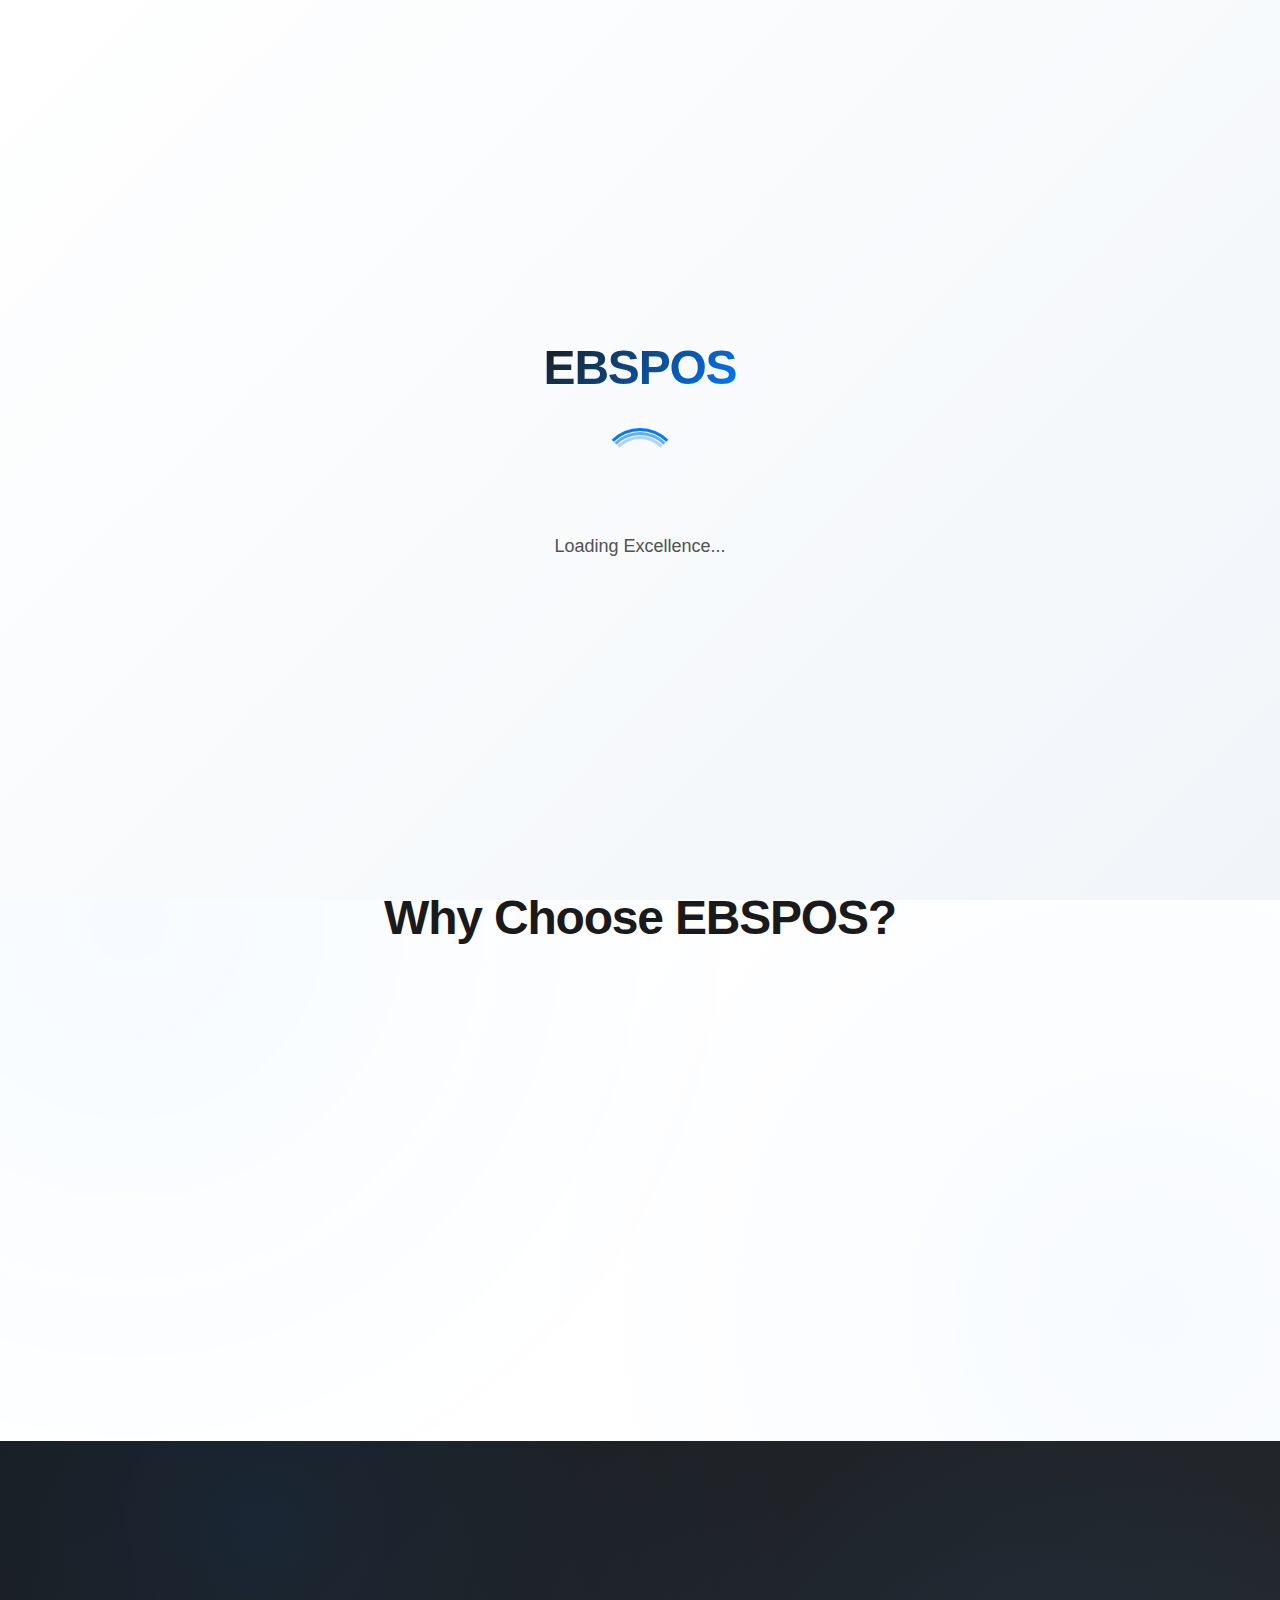
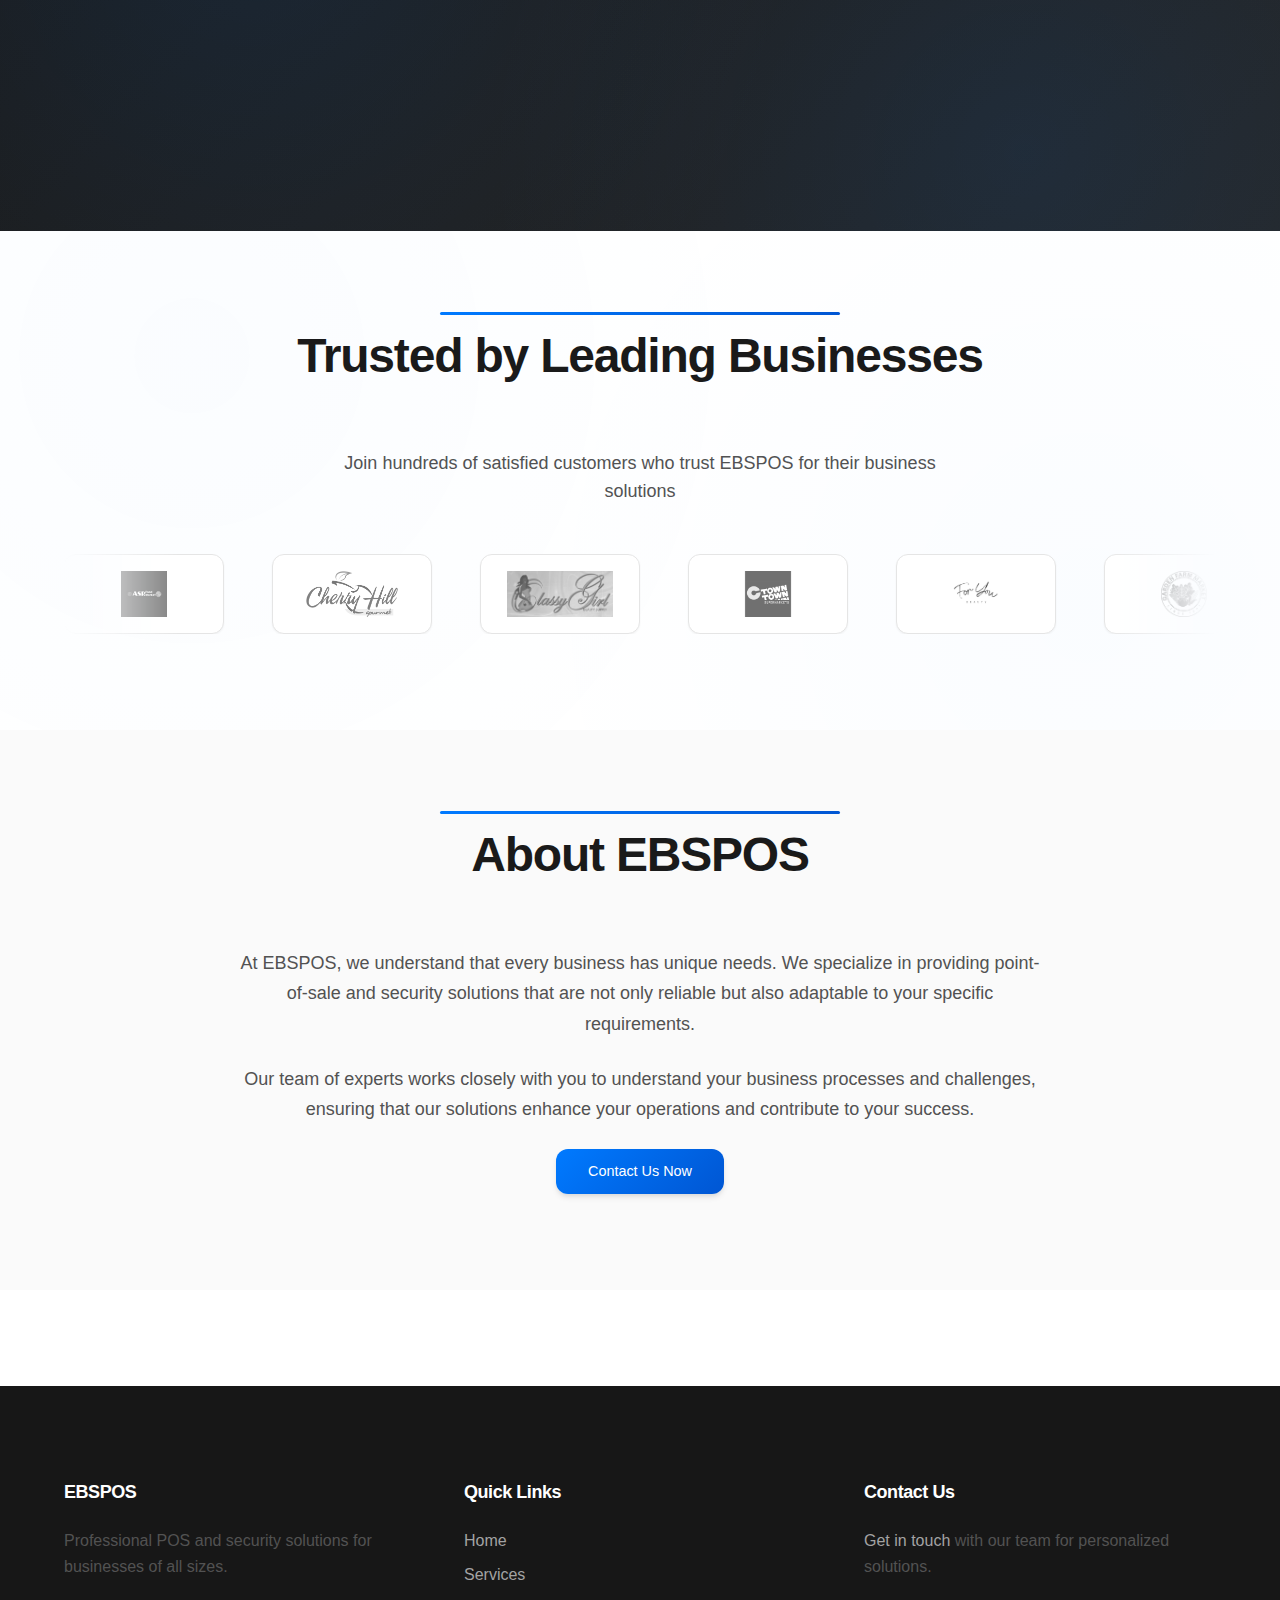
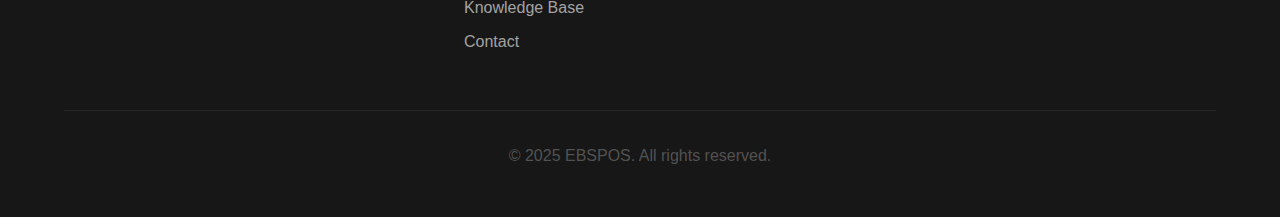
<file: index.html>
<!DOCTYPE html>
<html lang="en">
<head>
    <meta charset="UTF-8">
    <meta name="viewport" content="width=device-width, initial-scale=1.0">
    <title>EBSPOS - Professional POS and Security Solutions</title>
    <meta name="description" content="Professional POS and security solutions for businesses. Trusted by 500+ clients with 99.9% uptime. Get reliable point-of-sale systems and comprehensive security solutions tailored to your business needs.">
    <meta name="keywords" content="POS systems, point of sale, security solutions, business systems, retail POS, restaurant POS, inventory management">
    <meta name="author" content="EBSPOS">
    
    <!-- Open Graph / Facebook -->
    <meta property="og:type" content="website">
    <meta property="og:url" content="https://ebspos.com/">
    <meta property="og:title" content="EBSPOS - Professional POS and Security Solutions">
    <meta property="og:description" content="Professional POS and security solutions for businesses. Trusted by 500+ clients with 99.9% uptime.">
    <meta property="og:image" content="https://ebspos.com/assets/logo-dark.png">
    
    <!-- Twitter -->
    <meta property="twitter:card" content="summary_large_image">
    <meta property="twitter:url" content="https://ebspos.com/">
    <meta property="twitter:title" content="EBSPOS - Professional POS and Security Solutions">
    <meta property="twitter:description" content="Professional POS and security solutions for businesses. Trusted by 500+ clients with 99.9% uptime.">
    <meta property="twitter:image" content="https://ebspos.com/assets/logo-dark.png">
    
    <!-- Favicon -->
    <link rel="apple-touch-icon" sizes="180x180" href="assets/favicon_io/apple-touch-icon.png">
    <link rel="icon" type="image/png" sizes="32x32" href="assets/favicon_io/favicon-32x32.png">
    <link rel="icon" type="image/png" sizes="16x16" href="assets/favicon_io/favicon-16x16.png">
    <link rel="manifest" href="assets/favicon_io/site.webmanifest">
    
    <!-- Schema.org markup for Local Business -->
    <script type="application/ld+json">
    {
      "@context": "https://schema.org",
      "@type": "LocalBusiness",
      "name": "EBSPOS",
      "description": "Professional POS and security solutions for businesses of all sizes",
      "url": "https://ebspos.com",
      "telephone": "(718) 781-3988",
      "email": "info@ebspos.com",
      "address": {
        "@type": "PostalAddress",
        "streetAddress": "342 Great Neck Rd",
        "addressLocality": "Great Neck",
        "addressRegion": "NY",
        "postalCode": "11021",
        "addressCountry": "US"
      },
      "geo": {
        "@type": "GeoCoordinates",
        "latitude": "40.78013397138596",
        "longitude": "-73.73167492404069"
      },
      "openingHours": [
        "Mo-Fr 09:00-18:00"
      ],
      "priceRange": "$$",
      "serviceArea": {
        "@type": "GeoCircle",
        "geoMidpoint": {
          "@type": "GeoCoordinates",
          "latitude": "40.78013397138596",
          "longitude": "-73.73167492404069"
        },
        "geoRadius": "50000"
      },
      "hasOfferCatalog": {
        "@type": "OfferCatalog",
        "name": "POS and Security Solutions",
        "itemListElement": [
          {
            "@type": "Offer",
            "itemOffered": {
              "@type": "Service",
              "name": "Point of Sale Systems",
              "description": "State-of-the-art POS systems for streamlined sales processes"
            }
          },
          {
            "@type": "Offer",
            "itemOffered": {
              "@type": "Service",
              "name": "Security Solutions",
              "description": "Comprehensive security solutions including surveillance and access control"
            }
          },
          {
            "@type": "Offer",
            "itemOffered": {
              "@type": "Service",
              "name": "Integration Services",
              "description": "Seamless integration of POS and security systems"
            }
          },
          {
            "@type": "Offer",
            "itemOffered": {
              "@type": "Service",
              "name": "Support & Maintenance",
              "description": "24/7 technical support and system maintenance"
            }
          }
        ]
      },
      "aggregateRating": {
        "@type": "AggregateRating",
        "ratingValue": "4.9",
        "reviewCount": "500"
      }
    }
    </script>
    
    <link rel="stylesheet" href="css/styles.css">
    <link rel="stylesheet" href="https://cdnjs.cloudflare.com/ajax/libs/font-awesome/6.0.0-beta3/css/all.min.css">
</head>
<body>
    <!-- Loading Screen -->
    <div id="loading-screen">
        <div class="loading-container">
            <div class="loading-logo">
                <h1>EBSPOS</h1>
            </div>
            <div class="loading-spinner">
                <div class="spinner-ring"></div>
                <div class="spinner-ring"></div>
                <div class="spinner-ring"></div>
            </div>
            <div class="loading-text">Loading Excellence...</div>
        </div>
    </div>

    <header>
        <div class="container">
            <div class="logo">
                <a href="index.html"><img src="assets/logo-dark.png" alt="EBSPOS" class="logo-img" loading="lazy"></a>
            </div>
            <nav>
                <ul>
                    <li><a href="services.html">Services</a></li>
                    <li><a href="knowledge-base.html">Knowledge Base</a></li>
                    <li><a href="contact.html">Contact</a></li>
                </ul>
            </nav>
            <div class="menu-toggle">
                <i class="fas fa-bars"></i>
            </div>
        </div>
    </header>

    <section class="hero">
        <div class="hero-slideshow">
            <div class="slide active" style="background-image: url('assets/background-carousel/1.jpg');"></div>
            <div class="slide" style="background-image: url('assets/background-carousel/2.jpg');"></div>
            <div class="slide" style="background-image: url('assets/background-carousel/3.jpg');"></div>
            <div class="slide" style="background-image: url('assets/background-carousel/4.jpg');"></div>
        </div>
        <div class="hero-overlay"></div>
        <div class="container">
            <div class="hero-content">
                <h2>Professional POS and Security Solutions</h2>
                <p>Trusted by businesses for reliable point-of-sale systems and comprehensive security solutions.</p>
                <div class="cta-buttons">
                    <a href="services.html" class="btn btn-primary">Our Services</a>
                    <a href="contact.html" class="btn btn-primary">Get in Touch</a>
                </div>
            </div>
        </div>
    </section>

    <section class="features">
        <div class="container">
            <h2 class="section-title">Why Choose EBSPOS?</h2>
            <div class="feature-grid">
                <div class="feature-card">
                    <div class="icon-container">
                        <i class="fas fa-shield-alt"></i>
                    </div>
                    <h3>Trustworthy</h3>
                    <p>We prioritize security and reliability in all our solutions, ensuring your business operations run smoothly.</p>
                </div>
                <div class="feature-card">
                    <div class="icon-container">
                        <i class="fas fa-cogs"></i>
                    </div>
                    <h3>Flexible</h3>
                    <p>Our systems adapt to your specific business needs, providing customized solutions that grow with you.</p>
                </div>
                <div class="feature-card">
                    <div class="icon-container">
                        <i class="fas fa-headset"></i>
                    </div>
                    <h3>Supportive</h3>
                    <p>Our dedicated team provides ongoing support and training to ensure you get the most from your systems.</p>
                </div>
            </div>
        </div>
    </section>

    <!-- Statistics Section -->
    <section class="stats">
        <div class="container">
            <div class="stats-grid">
                <div class="stat-item">
                    <div class="stat-number" data-target="2700">0</div>
                    <div class="stat-label">Happy Clients</div>
                </div>
                <div class="stat-item">
                    <div class="stat-number" data-target="15">0</div>
                    <div class="stat-label">Years Experience</div>
                </div>
                <div class="stat-item">
                    <div class="stat-number" data-target="99.9">0</div>
                    <div class="stat-label">Uptime %</div>
                </div>
                <div class="stat-item">
                    <div class="stat-number" data-target="24">0</div>
                    <div class="stat-label">24/7 Support</div>
                </div>
            </div>
        </div>
    </section>

    <!-- Customer Carousel Section -->
    <section class="customers">
        <div class="container">
            <h2 class="section-title">Trusted by Leading Businesses</h2>
            <p style="text-align: center; max-width: 600px; margin: 0 auto 3rem auto; color: var(--text-secondary); font-size: 1.125rem;">
                Join hundreds of satisfied customers who trust EBSPOS for their business solutions
            </p>
            <div class="customer-carousel">
                <div class="carousel-track">
                    <div class="customer-logo">
                        <img src="assets/customers/asr.jpg" alt="ASR" loading="lazy">
                    </div>
                    <div class="customer-logo">
                        <img src="assets/customers/cherryhill.png" alt="Cherry Hill" loading="lazy">
                    </div>
                    <div class="customer-logo">
                        <img src="assets/customers/classygirl.png" alt="Classy Girl" loading="lazy">
                    </div>
                    <div class="customer-logo">
                        <img src="assets/customers/ctown.png" alt="C-Town" loading="lazy">
                    </div>
                    <div class="customer-logo">
                        <img src="assets/customers/foryoubeauty.png" alt="For You Beauty" loading="lazy">
                    </div>
                    <div class="customer-logo">
                        <img src="assets/customers/gardenfarm.avif" alt="Garden Farm" loading="lazy">
                    </div>
                    <div class="customer-logo">
                        <img src="assets/customers/gastronom.png" alt="Gastronom" loading="lazy">
                    </div>
                    <div class="customer-logo">
                        <img src="assets/customers/johnsfarms.png" alt="Johns Farms" loading="lazy">
                    </div>
                    <div class="customer-logo">
                        <img src="assets/customers/norritonfarmers.jpg" alt="Norriton Farmers" loading="lazy">
                    </div>
                    <div class="customer-logo">
                        <img src="assets/customers/popcornbeauty.png" alt="Popcorn Beauty" loading="lazy">
                    </div>
                    <div class="customer-logo">
                        <img src="assets/customers/portokalimarket.jpg" alt="Portokali Market" loading="lazy">
                    </div>
                    <div class="customer-logo">
                        <img src="assets/customers/sistarbeauty.png" alt="Sistar Beauty" loading="lazy">
                    </div>
                    <div class="customer-logo">
                        <img src="assets/customers/tashkent.png" alt="Tashkent" loading="lazy">
                    </div>
                    <div class="customer-logo">
                        <img src="assets/customers/tastypicks.jpg" alt="Tasty Picks" loading="lazy">
                    </div>
                    <div class="customer-logo">
                        <img src="assets/customers/woorimart.png" alt="Woori Mart" loading="lazy">
                    </div>
                    
                    <!-- Duplicate logos for seamless loop -->
                    <div class="customer-logo">
                        <img src="assets/customers/asr.jpg" alt="ASR" loading="lazy">
                    </div>
                    <div class="customer-logo">
                        <img src="assets/customers/cherryhill.png" alt="Cherry Hill" loading="lazy">
                    </div>
                    <div class="customer-logo">
                        <img src="assets/customers/classygirl.png" alt="Classy Girl" loading="lazy">
                    </div>
                    <div class="customer-logo">
                        <img src="assets/customers/ctown.png" alt="C-Town" loading="lazy">
                    </div>
                    <div class="customer-logo">
                        <img src="assets/customers/foryoubeauty.png" alt="For You Beauty" loading="lazy">
                    </div>
                    <div class="customer-logo">
                        <img src="assets/customers/gardenfarm.avif" alt="Garden Farm" loading="lazy">
                    </div>
                    <div class="customer-logo">
                        <img src="assets/customers/gastronom.png" alt="Gastronom" loading="lazy">
                    </div>
                    <div class="customer-logo">
                        <img src="assets/customers/johnsfarms.png" alt="Johns Farms" loading="lazy">
                    </div>
                </div>
            </div>
        </div>
    </section>

    <section class="about">
        <div class="container">
            <div class="about-content">
                <h2 class="section-title">About EBSPOS</h2>
                <p>At EBSPOS, we understand that every business has unique needs. We specialize in providing point-of-sale and security solutions that are not only reliable but also adaptable to your specific requirements.</p>
                <p>Our team of experts works closely with you to understand your business processes and challenges, ensuring that our solutions enhance your operations and contribute to your success.</p>
                <a href="#" id="contact-popup-btn" class="btn btn-primary">Contact Us Now</a>
            </div>
        </div>
    </section>

    <footer>
        <div class="container">
            <div class="footer-content">
                <div class="footer-section">
                    <h3>EBSPOS</h3>
                    <p>Professional POS and security solutions for businesses of all sizes.</p>
                </div>
                <div class="footer-section">
                    <h3>Quick Links</h3>
                    <ul>
                        <li><a href="index.html">Home</a></li>
                        <li><a href="services.html">Services</a></li>
                        <li><a href="knowledge-base.html">Knowledge Base</a></li>
                        <li><a href="contact.html">Contact</a></li>
                    </ul>
                </div>
                <div class="footer-section">
                    <h3>Contact Us</h3>
                    <p><a href="contact.html">Get in touch</a> with our team for personalized solutions.</p>
                </div>
            </div>
            <div class="footer-bottom">
                <p>&copy; 2025 EBSPOS. All rights reserved.</p>
            </div>
        </div>
    </footer>

    <!-- Contact Form Modal -->
    <div class="modal-overlay" id="contact-modal">
        <div class="modal-container">
            <div class="modal-close" id="modal-close">
                <i class="fas fa-times"></i>
            </div>
            <div class="modal-header">
                <h3>Contact Us</h3>
            </div>
            <div class="modal-body">
                <form action="https://formsubmit.co/info@ebspos.com" method="POST" id="popup-contact-form" target="_blank">
                    <!-- FormSubmit.co configuration -->
                    <input type="hidden" name="_subject" value="New message from EBSPOS website">
                    <input type="hidden" name="_template" value="table">
                    <input type="hidden" name="_next" value="thank-you.html">
                    <input type="text" name="_honey" style="display:none">
                    
                    <div class="form-group">
                        <label for="popup-name">Name</label>
                        <input type="text" id="popup-name" name="name" class="form-control" required>
                    </div>
                    
                    <div class="form-group">
                        <label for="popup-email">Email</label>
                        <input type="email" id="popup-email" name="email" class="form-control" required>
                    </div>
                    
                    <div class="form-group">
                        <label for="popup-phone">Phone (Optional)</label>
                        <input type="tel" id="popup-phone" name="phone" class="form-control">
                    </div>
                    
                    <div class="form-group">
                        <label for="popup-company">Company (Optional)</label>
                        <input type="text" id="popup-company" name="company" class="form-control">
                    </div>
                    
                    <div class="form-group">
                        <label for="popup-subject">Subject</label>
                        <select id="popup-subject" name="subject" class="form-control" required>
                            <option value="">Please select a subject</option>
                            <option value="General Inquiry">General Inquiry</option>
                            <option value="New Customer - POS System">New Customer - POS System</option>
                            <option value="New Customer - Security Solutions">New Customer - Security Solutions</option>
                            <option value="Existing Customer Support">Existing Customer Support</option>
                            <option value="Technical Support">Technical Support</option>
                            <option value="Billing Question">Billing Question</option>
                            <option value="Request Quote">Request Quote</option>
                            <option value="Partnership Inquiry">Partnership Inquiry</option>
                            <option value="Other">Other</option>
                        </select>
                    </div>
                    
                    <div class="form-group">
                        <label for="popup-message">Message</label>
                        <textarea id="popup-message" name="message" class="form-control" required></textarea>
                    </div>
                    
                    <div class="form-group">
                        <button type="submit" class="btn btn-primary" style="width: 100%;">Send Message</button>
                    </div>
                </form>
            </div>
        </div>
    </div>

    <script src="js/script.js"></script>
</body>
</html>
</file>
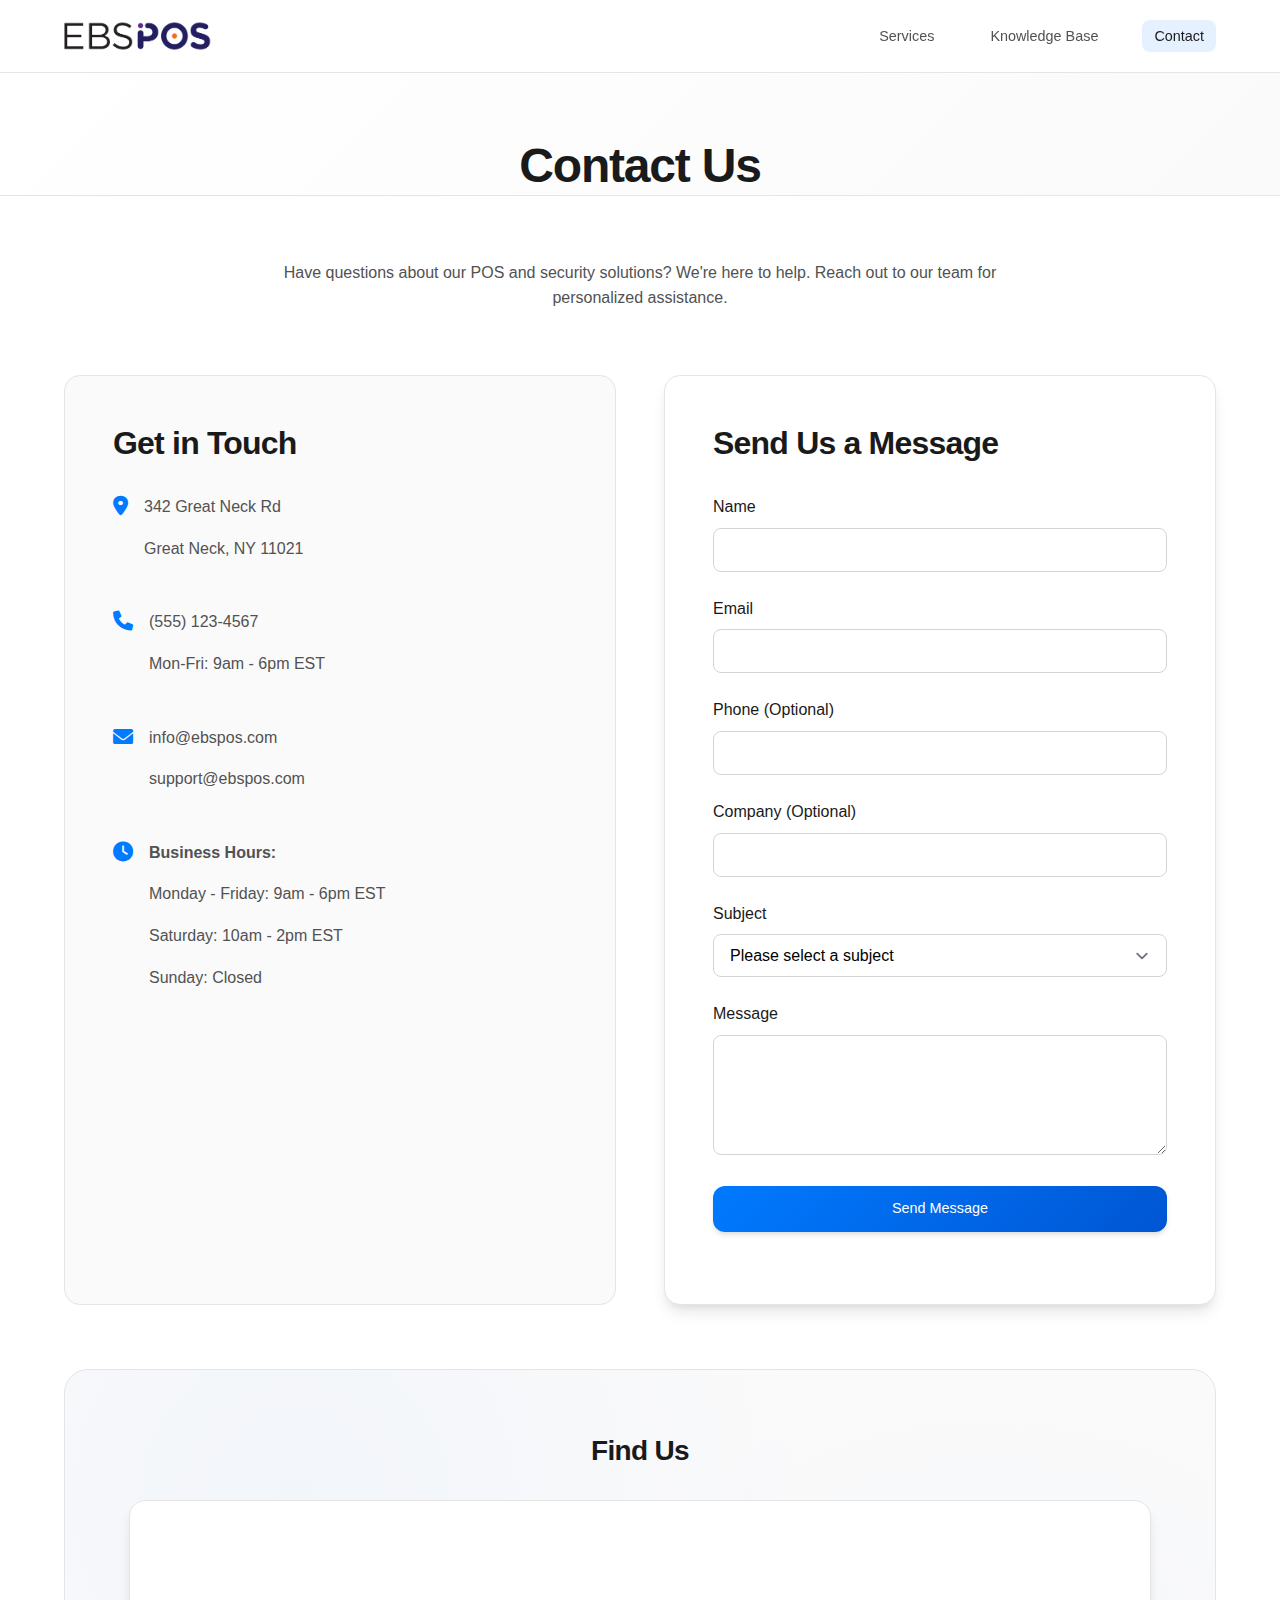
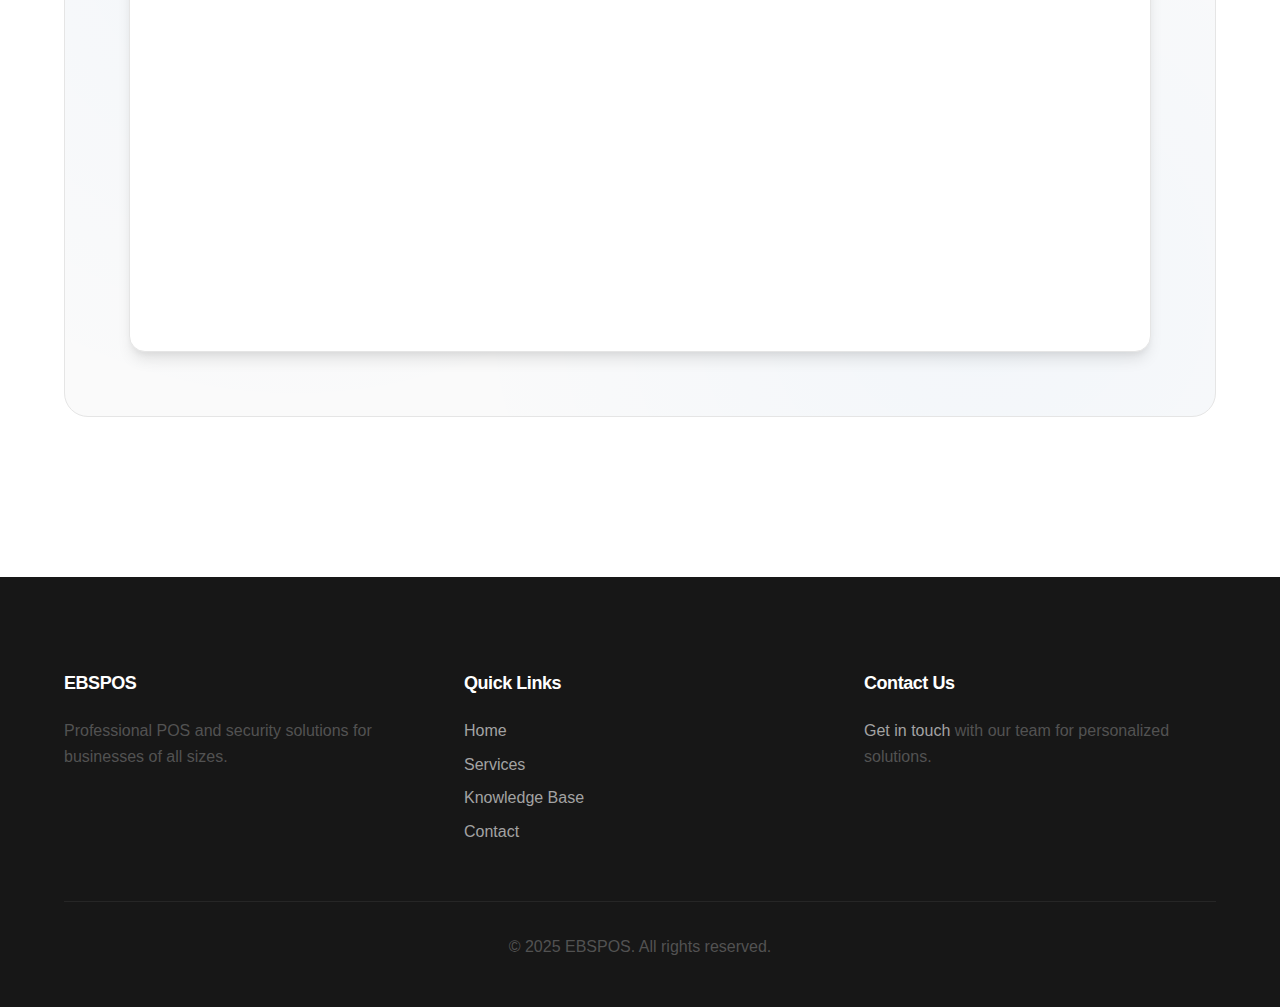
<file: contact.html>
<!DOCTYPE html>
<html lang="en">
<head>
    <meta charset="UTF-8">
    <meta name="viewport" content="width=device-width, initial-scale=1.0">
    <title>Contact Us - EBSPOS</title>
    <link rel="stylesheet" href="css/styles.css">
    <link rel="stylesheet" href="https://cdnjs.cloudflare.com/ajax/libs/font-awesome/6.0.0-beta3/css/all.min.css">
</head>
<body>
    <header>
        <div class="container">
            <div class="logo">
                <a href="index.html"><img src="logo-dark.png" alt="EBSPOS" class="logo-img"></a>
            </div>
            <nav>
                <ul>
                    <li><a href="services.html">Services</a></li>
                    <li><a href="knowledge-base.html">Knowledge Base</a></li>
                    <li><a href="contact.html" class="active">Contact</a></li>
                </ul>
            </nav>
            <div class="menu-toggle">
                <i class="fas fa-bars"></i>
            </div>
        </div>
    </header>

    <section class="page-header">
        <div class="container">
            <h2>Contact Us</h2>
        </div>
    </section>

    <section class="main-content">
        <div class="container">
            <p class="intro-text" style="text-align: center; max-width: 800px; margin: 0 auto 3rem auto;">
                Have questions about our POS and security solutions? We're here to help. Reach out to our team for personalized assistance.
            </p>

            <div class="contact-container">
                <div class="contact-info">
                    <h3>Get in Touch</h3>
                    
                    <div class="contact-info-item">
                        <i class="fas fa-map-marker-alt"></i>
                        <div>
                            <p>342 Great Neck Rd</p>
                            <p>Great Neck, NY 11021</p>
                        </div>
                    </div>
                    
                    <div class="contact-info-item">
                        <i class="fas fa-phone"></i>
                        <div>
                            <p>(555) 123-4567</p>
                            <p>Mon-Fri: 9am - 6pm EST</p>
                        </div>
                    </div>
                    
                    <div class="contact-info-item">
                        <i class="fas fa-envelope"></i>
                        <div>
                            <p>info@ebspos.com</p>
                            <p>support@ebspos.com</p>
                        </div>
                    </div>
                    
                    <div class="contact-info-item">
                        <i class="fas fa-clock"></i>
                        <div>
                            <p><strong>Business Hours:</strong></p>
                            <p>Monday - Friday: 9am - 6pm EST</p>
                            <p>Saturday: 10am - 2pm EST</p>
                            <p>Sunday: Closed</p>
                        </div>
                    </div>
                    
                </div>
                
                <div class="contact-form">
                    <h3>Send Us a Message</h3>
                    <form action="https://formsubmit.co/info@ebspos.com" method="POST" target="_blank">
                        <!-- FormSubmit.co configuration -->
                        <input type="hidden" name="_subject" value="New message from EBSPOS website">
                        <input type="hidden" name="_template" value="table">
                        <input type="hidden" name="_next" value="thank-you.html">
                        <input type="text" name="_honey" style="display:none">
                        
                        <div class="form-group">
                            <label for="name">Name</label>
                            <input type="text" id="name" name="name" class="form-control" required>
                        </div>
                        
                        <div class="form-group">
                            <label for="email">Email</label>
                            <input type="email" id="email" name="email" class="form-control" required>
                        </div>
                        
                        <div class="form-group">
                            <label for="phone">Phone (Optional)</label>
                            <input type="tel" id="phone" name="phone" class="form-control">
                        </div>
                        
                        <div class="form-group">
                            <label for="company">Company (Optional)</label>
                            <input type="text" id="company" name="company" class="form-control">
                        </div>
                        
                        <div class="form-group">
                            <label for="subject">Subject</label>
                            <select id="subject" name="subject" class="form-control" required>
                                <option value="">Please select a subject</option>
                                <option value="General Inquiry">General Inquiry</option>
                                <option value="New Customer - POS System">New Customer - POS System</option>
                                <option value="New Customer - Security Solutions">New Customer - Security Solutions</option>
                                <option value="Existing Customer Support">Existing Customer Support</option>
                                <option value="Technical Support">Technical Support</option>
                                <option value="Billing Question">Billing Question</option>
                                <option value="Request Quote">Request Quote</option>
                                <option value="Partnership Inquiry">Partnership Inquiry</option>
                                <option value="Other">Other</option>
                            </select>
                        </div>
                        
                        <div class="form-group">
                            <label for="message">Message</label>
                            <textarea id="message" name="message" class="form-control" required></textarea>
                        </div>
                        
                        <div class="form-group">
                            <button type="submit" class="btn btn-primary" style="width: 100%;">Send Message</button>
                        </div>
                    </form>
                </div>
            </div>
            
            <!-- Google Map Section -->
            <div class="map-section" style="margin-top: 4rem;">
                <h3 style="text-align: center; margin-bottom: 2rem; color: var(--text-primary);">Find Us</h3>
                <div class="map-container" style="border-radius: var(--radius-xl); overflow: hidden; box-shadow: var(--shadow-lg); border: 1px solid var(--gray-200);">
                    <iframe 
                        src="https://www.google.com/maps/embed?pb=!1m18!1m12!1m3!1d3022.1422937950147!2d-73.73167492404069!3d40.78013397138596!2m3!1f0!2f0!3f0!3m2!1i1024!2i768!4f13.1!3m3!1m2!1s0x89c2803dedb378e7%3A0x6f68a3f5b1e5b1e5!2s342%20Great%20Neck%20Rd%2C%20Great%20Neck%2C%20NY%2011021!5e0!3m2!1sen!2sus!4v1640995200000!5m2!1sen!2sus"
                        width="100%" 
                        height="400" 
                        style="border:0;" 
                        allowfullscreen="" 
                        loading="lazy" 
                        referrerpolicy="no-referrer-when-downgrade">
                    </iframe>
                </div>
            </div>
        </div>
    </section>

    <!-- Thank You Page for Form Submission -->
    <div id="thank-you" style="display: none; text-align: center; padding: 5rem 0;">
        <div class="container">
            <i class="fas fa-check-circle" style="font-size: 4rem; color: var(--secondary-color); margin-bottom: 2rem;"></i>
            <h2>Thank You!</h2>
            <p>Your message has been sent successfully. We'll get back to you as soon as possible.</p>
            <a href="index.html" class="btn btn-primary" style="margin-top: 2rem;">Return to Home</a>
        </div>
    </div>

    <footer>
        <div class="container">
            <div class="footer-content">
                <div class="footer-section">
                    <h3>EBSPOS</h3>
                    <p>Professional POS and security solutions for businesses of all sizes.</p>
                </div>
                <div class="footer-section">
                    <h3>Quick Links</h3>
                    <ul>
                        <li><a href="index.html">Home</a></li>
                        <li><a href="services.html">Services</a></li>
                        <li><a href="knowledge-base.html">Knowledge Base</a></li>
                        <li><a href="contact.html">Contact</a></li>
                    </ul>
                </div>
                <div class="footer-section">
                    <h3>Contact Us</h3>
                    <p><a href="contact.html">Get in touch</a> with our team for personalized solutions.</p>
                </div>
            </div>
            <div class="footer-bottom">
                <p>&copy; 2025 EBSPOS. All rights reserved.</p>
            </div>
        </div>
    </footer>

    <script src="js/script.js"></script>
    <script>
        // Check if the URL has a success parameter (for form submission)
        const urlParams = new URLSearchParams(window.location.search);
        if (urlParams.has('success')) {
            document.querySelector('.main-content').style.display = 'none';
            document.getElementById('thank-you').style.display = 'block';
        }
    </script>
</body>
</html>
</file>
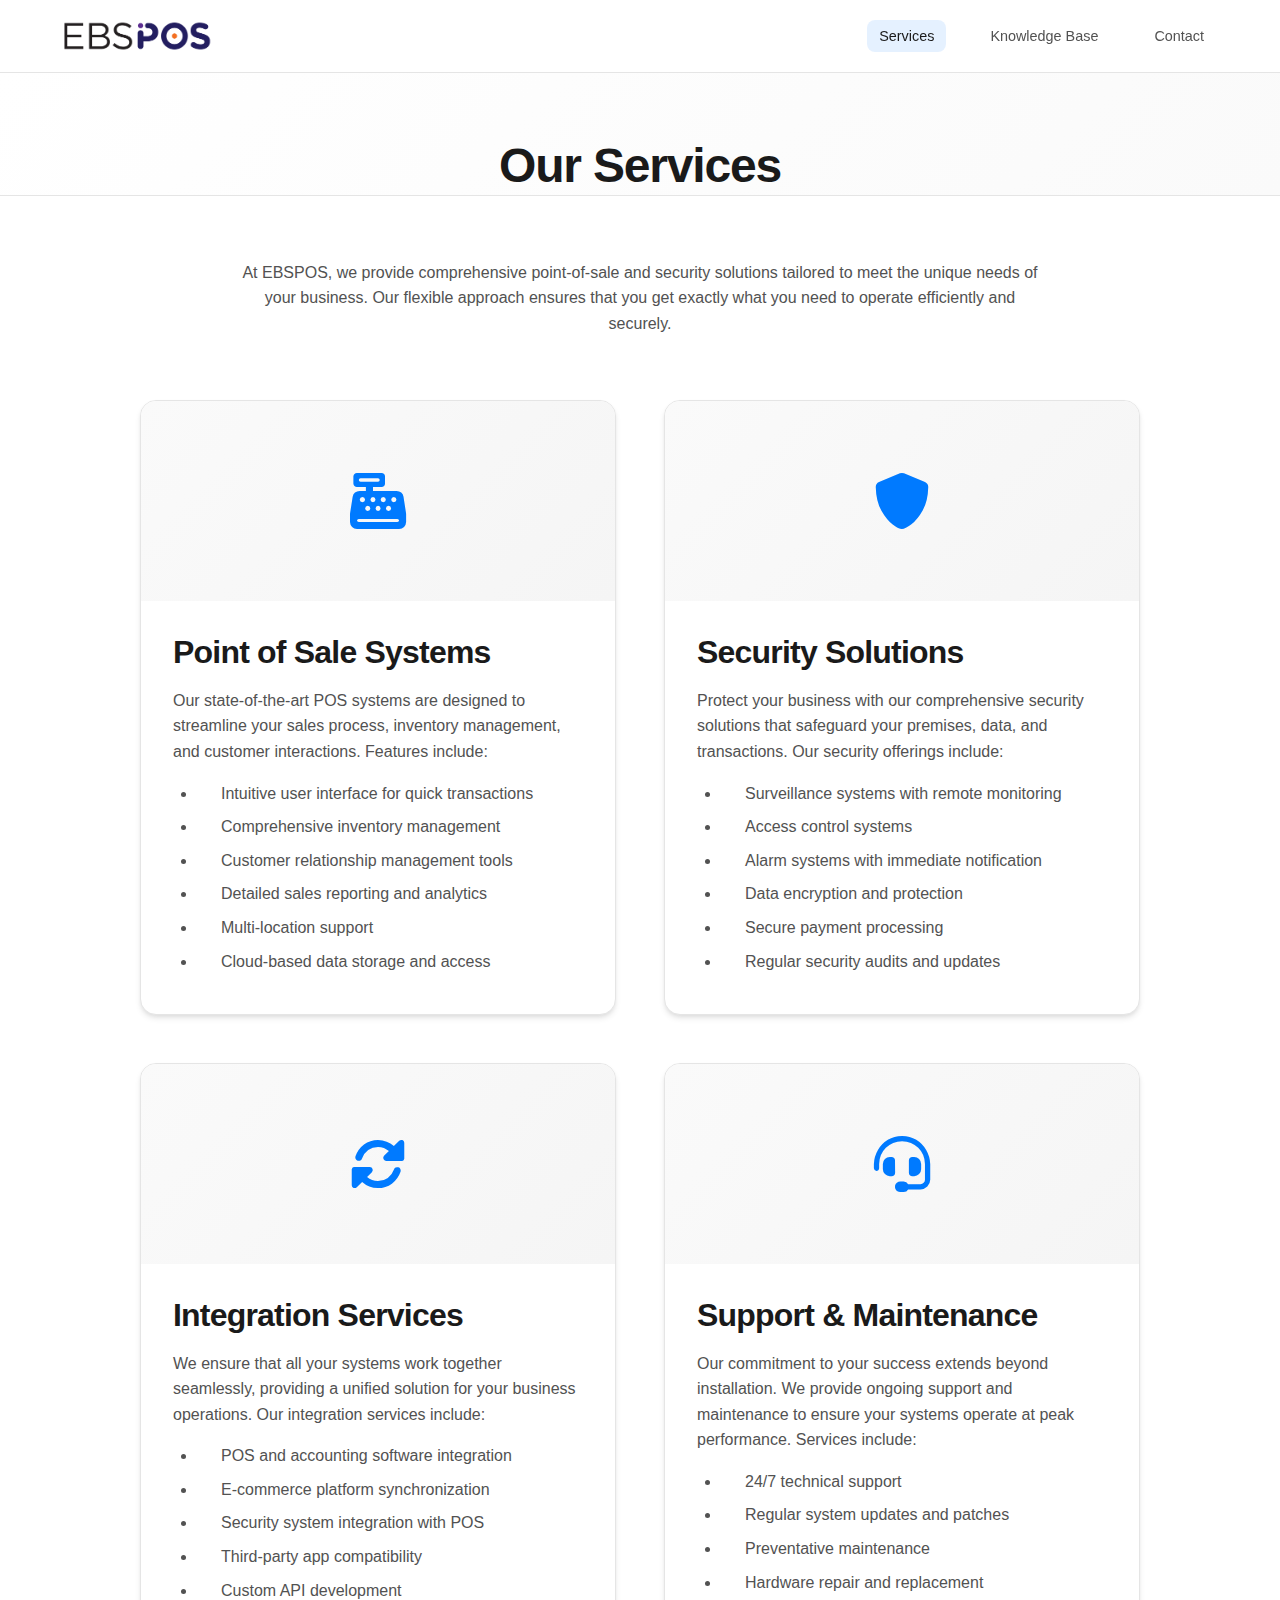
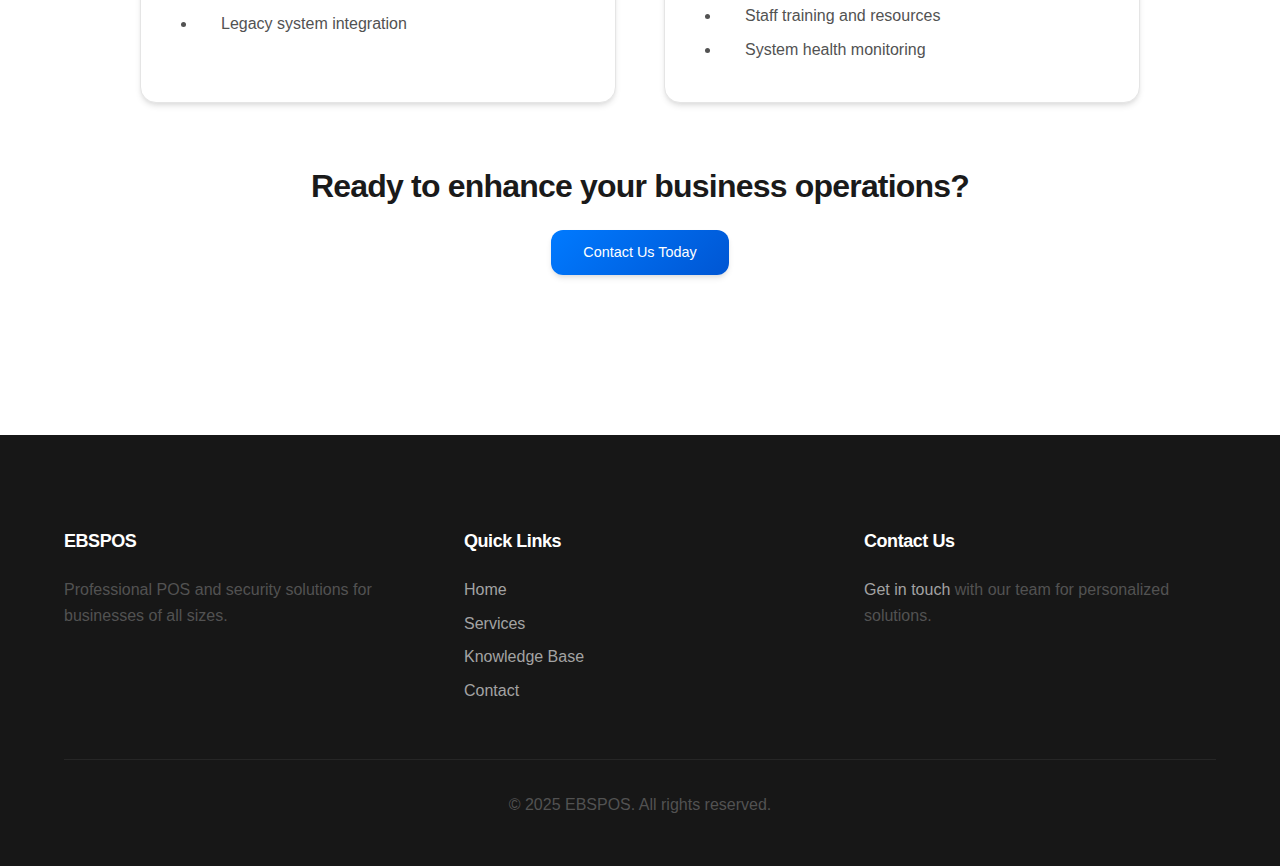
<file: services.html>
<!DOCTYPE html>
<html lang="en">
<head>
    <meta charset="UTF-8">
    <meta name="viewport" content="width=device-width, initial-scale=1.0">
    <title>Services - EBSPOS</title>
    <link rel="stylesheet" href="css/styles.css">
    <link rel="stylesheet" href="https://cdnjs.cloudflare.com/ajax/libs/font-awesome/6.0.0-beta3/css/all.min.css">
</head>
<body>
    <header>
        <div class="container">
            <div class="logo">
                <a href="index.html"><img src="logo-dark.png" alt="EBSPOS" class="logo-img"></a>
            </div>
            <nav>
                <ul>
                    <li><a href="services.html" class="active">Services</a></li>
                    <li><a href="knowledge-base.html">Knowledge Base</a></li>
                    <li><a href="contact.html">Contact</a></li>
                </ul>
            </nav>
            <div class="menu-toggle">
                <i class="fas fa-bars"></i>
            </div>
        </div>
    </header>

    <section class="page-header">
        <div class="container">
            <h2>Our Services</h2>
        </div>
    </section>

    <section class="main-content">
        <div class="container">
            <p class="intro-text" style="text-align: center; max-width: 800px; margin: 0 auto 3rem auto;">
                At EBSPOS, we provide comprehensive point-of-sale and security solutions tailored to meet the unique needs of your business. Our flexible approach ensures that you get exactly what you need to operate efficiently and securely.
            </p>

            <div class="services-grid">
                <div class="service-card">
                    <div class="service-image">
                        <i class="fas fa-cash-register"></i>
                    </div>
                    <div class="service-content">
                        <h3>Point of Sale Systems</h3>
                        <p>Our state-of-the-art POS systems are designed to streamline your sales process, inventory management, and customer interactions. Features include:</p>
                        <ul style="margin-top: 1rem; margin-left: 1.5rem; list-style-type: disc;">
                            <li>Intuitive user interface for quick transactions</li>
                            <li>Comprehensive inventory management</li>
                            <li>Customer relationship management tools</li>
                            <li>Detailed sales reporting and analytics</li>
                            <li>Multi-location support</li>
                            <li>Cloud-based data storage and access</li>
                        </ul>
                    </div>
                </div>

                <div class="service-card">
                    <div class="service-image">
                        <i class="fas fa-shield-alt"></i>
                    </div>
                    <div class="service-content">
                        <h3>Security Solutions</h3>
                        <p>Protect your business with our comprehensive security solutions that safeguard your premises, data, and transactions. Our security offerings include:</p>
                        <ul style="margin-top: 1rem; margin-left: 1.5rem; list-style-type: disc;">
                            <li>Surveillance systems with remote monitoring</li>
                            <li>Access control systems</li>
                            <li>Alarm systems with immediate notification</li>
                            <li>Data encryption and protection</li>
                            <li>Secure payment processing</li>
                            <li>Regular security audits and updates</li>
                        </ul>
                    </div>
                </div>

                <div class="service-card">
                    <div class="service-image">
                        <i class="fas fa-sync-alt"></i>
                    </div>
                    <div class="service-content">
                        <h3>Integration Services</h3>
                        <p>We ensure that all your systems work together seamlessly, providing a unified solution for your business operations. Our integration services include:</p>
                        <ul style="margin-top: 1rem; margin-left: 1.5rem; list-style-type: disc;">
                            <li>POS and accounting software integration</li>
                            <li>E-commerce platform synchronization</li>
                            <li>Security system integration with POS</li>
                            <li>Third-party app compatibility</li>
                            <li>Custom API development</li>
                            <li>Legacy system integration</li>
                        </ul>
                    </div>
                </div>

                <div class="service-card">
                    <div class="service-image">
                        <i class="fas fa-headset"></i>
                    </div>
                    <div class="service-content">
                        <h3>Support & Maintenance</h3>
                        <p>Our commitment to your success extends beyond installation. We provide ongoing support and maintenance to ensure your systems operate at peak performance. Services include:</p>
                        <ul style="margin-top: 1rem; margin-left: 1.5rem; list-style-type: disc;">
                            <li>24/7 technical support</li>
                            <li>Regular system updates and patches</li>
                            <li>Preventative maintenance</li>
                            <li>Hardware repair and replacement</li>
                            <li>Staff training and resources</li>
                            <li>System health monitoring</li>
                        </ul>
                    </div>
                </div>
            </div>

            <div style="text-align: center; margin-top: 4rem;">
                <h3 style="margin-bottom: 1.5rem;">Ready to enhance your business operations?</h3>
                <a href="contact.html" class="btn btn-primary">Contact Us Today</a>
            </div>
        </div>
    </section>

    <footer>
        <div class="container">
            <div class="footer-content">
                <div class="footer-section">
                    <h3>EBSPOS</h3>
                    <p>Professional POS and security solutions for businesses of all sizes.</p>
                </div>
                <div class="footer-section">
                    <h3>Quick Links</h3>
                    <ul>
                        <li><a href="index.html">Home</a></li>
                        <li><a href="services.html">Services</a></li>
                        <li><a href="knowledge-base.html">Knowledge Base</a></li>
                        <li><a href="contact.html">Contact</a></li>
                    </ul>
                </div>
                <div class="footer-section">
                    <h3>Contact Us</h3>
                    <p><a href="contact.html">Get in touch</a> with our team for personalized solutions.</p>
                </div>
            </div>
            <div class="footer-bottom">
                <p>&copy; 2025 EBSPOS. All rights reserved.</p>
            </div>
        </div>
    </footer>

    <script src="js/script.js"></script>
</body>
</html>
</file>
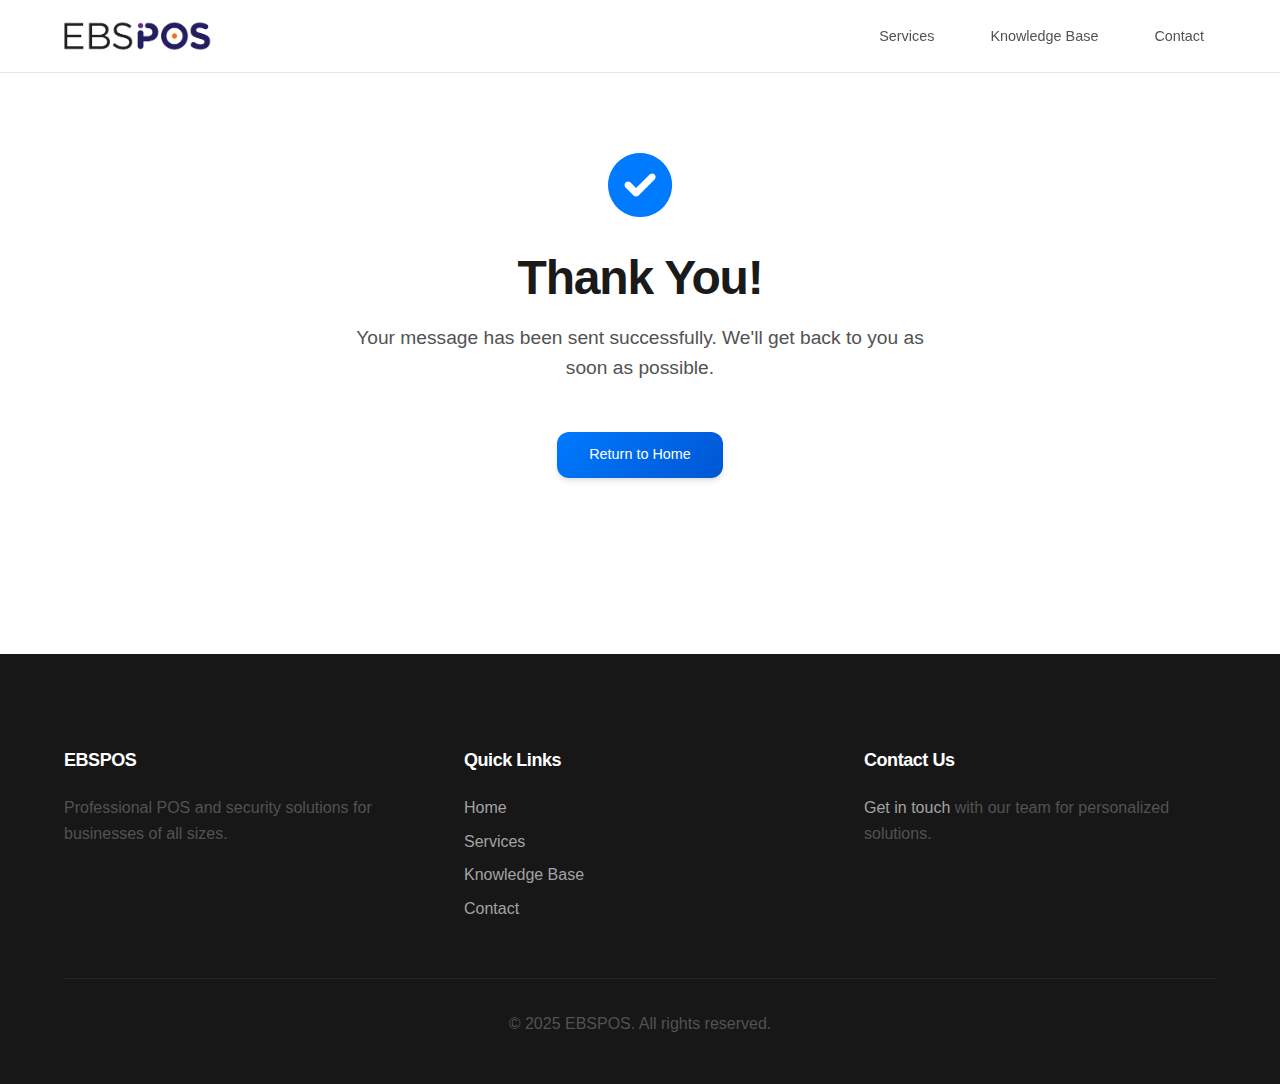
<file: thank-you.html>
<!DOCTYPE html>
<html lang="en">
<head>
    <meta charset="UTF-8">
    <meta name="viewport" content="width=device-width, initial-scale=1.0">
    <title>Thank You - EBSPOS</title>
    <meta name="description" content="Thank you for contacting EBSPOS. Your message has been received and we'll get back to you soon with professional POS and security solutions.">
    <meta name="keywords" content="thank you, contact confirmation, EBSPOS response, POS inquiry">
    
    <!-- Open Graph / Facebook -->
    <meta property="og:type" content="website">
    <meta property="og:url" content="https://ebspos.com/thank-you.html">
    <meta property="og:title" content="Thank You - EBSPOS">
    <meta property="og:description" content="Thank you for contacting EBSPOS. Your message has been received and we'll get back to you soon.">
    <meta property="og:image" content="https://ebspos.com/assets/logo-dark.png">
    
    <!-- Twitter -->
    <meta property="twitter:card" content="summary_large_image">
    <meta property="twitter:url" content="https://ebspos.com/thank-you.html">
    <meta property="twitter:title" content="Thank You - EBSPOS">
    <meta property="twitter:description" content="Thank you for contacting EBSPOS. Your message has been received and we'll get back to you soon.">
    <meta property="twitter:image" content="https://ebspos.com/assets/logo-dark.png">
    
    <!-- Favicon -->
    <link rel="apple-touch-icon" sizes="180x180" href="assets/favicon_io/apple-touch-icon.png">
    <link rel="icon" type="image/png" sizes="32x32" href="assets/favicon_io/favicon-32x32.png">
    <link rel="icon" type="image/png" sizes="16x16" href="assets/favicon_io/favicon-16x16.png">
    <link rel="manifest" href="assets/favicon_io/site.webmanifest">
    
    <link rel="stylesheet" href="css/styles.css">
    <link rel="stylesheet" href="https://cdnjs.cloudflare.com/ajax/libs/font-awesome/6.0.0-beta3/css/all.min.css">
</head>
<body>
    <header>
        <div class="container">
            <div class="logo">
                <a href="index.html"><img src="assets/logo-dark.png" alt="EBSPOS" class="logo-img" loading="lazy"></a>
            </div>
            <nav>
                <ul>
                    <li><a href="services.html">Services</a></li>
                    <li><a href="knowledge-base.html">Knowledge Base</a></li>
                    <li><a href="contact.html">Contact</a></li>
                </ul>
            </nav>
            <div class="menu-toggle">
                <i class="fas fa-bars"></i>
            </div>
        </div>
    </header>

    <section class="main-content" style="text-align: center; padding: 5rem 0;">
        <div class="container">
            <i class="fas fa-check-circle" style="font-size: 4rem; color: var(--secondary-color); margin-bottom: 2rem;"></i>
            <h2>Thank You!</h2>
            <p style="font-size: 1.2rem; max-width: 600px; margin: 1rem auto;">Your message has been sent successfully. We'll get back to you as soon as possible.</p>
            <a href="index.html" class="btn btn-primary" style="margin-top: 2rem;">Return to Home</a>
        </div>
    </section>

    <footer>
        <div class="container">
            <div class="footer-content">
                <div class="footer-section">
                    <h3>EBSPOS</h3>
                    <p>Professional POS and security solutions for businesses of all sizes.</p>
                </div>
                <div class="footer-section">
                    <h3>Quick Links</h3>
                    <ul>
                        <li><a href="index.html">Home</a></li>
                        <li><a href="services.html">Services</a></li>
                        <li><a href="knowledge-base.html">Knowledge Base</a></li>
                        <li><a href="contact.html">Contact</a></li>
                    </ul>
                </div>
                <div class="footer-section">
                    <h3>Contact Us</h3>
                    <p><a href="contact.html">Get in touch</a> with our team for personalized solutions.</p>
                </div>
            </div>
            <div class="footer-bottom">
                <p>&copy; 2025 EBSPOS. All rights reserved.</p>
            </div>
        </div>
    </footer>

    <script src="js/script.js"></script>
</body>
</html>
</file>
<file: css/styles.css>
/* Modern CSS Variables */
:root {
    /* Colors - Modern, sophisticated palette */
    --primary-color: #1a1a1a;
    --secondary-color: #007aff;
    --accent-color: #ff3b30;
    --success-color: #34c759;
    --warning-color: #ff9500;
    
    /* Neutral colors */
    --gray-50: #fafafa;
    --gray-100: #f5f5f5;
    --gray-200: #e5e5e5;
    --gray-300: #d4d4d4;
    --gray-400: #a3a3a3;
    --gray-500: #737373;
    --gray-600: #525252;
    --gray-700: #404040;
    --gray-800: #262626;
    --gray-900: #171717;
    
    /* Background colors */
    --bg-primary: #ffffff;
    --bg-secondary: #fafafa;
    --bg-tertiary: #f5f5f5;
    
    /* Text colors */
    --text-primary: #1a1a1a;
    --text-secondary: #525252;
    --text-tertiary: #737373;
    
    /* Shadows - Modern, layered approach */
    --shadow-sm: 0 1px 2px 0 rgba(0, 0, 0, 0.05);
    --shadow-md: 0 4px 6px -1px rgba(0, 0, 0, 0.1), 0 2px 4px -1px rgba(0, 0, 0, 0.06);
    --shadow-lg: 0 10px 15px -3px rgba(0, 0, 0, 0.1), 0 4px 6px -2px rgba(0, 0, 0, 0.05);
    --shadow-xl: 0 20px 25px -5px rgba(0, 0, 0, 0.1), 0 10px 10px -5px rgba(0, 0, 0, 0.04);
    --shadow-2xl: 0 25px 50px -12px rgba(0, 0, 0, 0.25);
    
    /* Border radius */
    --radius-sm: 6px;
    --radius-md: 8px;
    --radius-lg: 12px;
    --radius-xl: 16px;
    --radius-2xl: 24px;
    
    /* Spacing */
    --space-xs: 0.5rem;
    --space-sm: 0.75rem;
    --space-md: 1rem;
    --space-lg: 1.5rem;
    --space-xl: 2rem;
    --space-2xl: 3rem;
    --space-3xl: 4rem;
    --space-4xl: 6rem;
    
    /* Typography */
    --font-sans: -apple-system, BlinkMacSystemFont, 'Segoe UI', Roboto, 'Helvetica Neue', Arial, sans-serif;
    --font-mono: 'SF Mono', Monaco, 'Cascadia Code', 'Roboto Mono', Consolas, 'Courier New', monospace;
    
    /* Transitions */
    --transition-fast: 150ms cubic-bezier(0.4, 0, 0.2, 1);
    --transition-normal: 300ms cubic-bezier(0.4, 0, 0.2, 1);
    --transition-slow: 500ms cubic-bezier(0.4, 0, 0.2, 1);
}

/* Reset and base styles */
*,
*::before,
*::after {
    box-sizing: border-box;
    margin: 0;
    padding: 0;
}

html {
    scroll-behavior: smooth;
    -webkit-font-smoothing: antialiased;
    -moz-osx-font-smoothing: grayscale;
}

body {
    font-family: var(--font-sans);
    font-size: 16px;
    line-height: 1.6;
    color: var(--text-primary);
    background-color: var(--bg-primary);
    overflow-x: hidden;
}

/* Container */
.container {
    width: 100%;
    max-width: 1200px;
    margin: 0 auto;
    padding: 0 var(--space-lg);
}

@media (min-width: 1400px) {
    .container {
        max-width: 1320px;
    }
}

/* Typography */
h1, h2, h3, h4, h5, h6 {
    font-weight: 600;
    line-height: 1.2;
    letter-spacing: -0.025em;
    color: var(--text-primary);
}

h1 { font-size: clamp(2.5rem, 5vw, 4rem); }
h2 { font-size: clamp(2rem, 4vw, 3rem); }
h3 { font-size: clamp(1.5rem, 3vw, 2rem); }
h4 { font-size: clamp(1.25rem, 2.5vw, 1.5rem); }
h5 { font-size: 1.125rem; }
h6 { font-size: 1rem; }

p {
    color: var(--text-secondary);
    margin-bottom: var(--space-md);
}

.text-large {
    font-size: 1.125rem;
    line-height: 1.7;
}

.text-small {
    font-size: 0.875rem;
}

/* Links */
a {
    color: var(--secondary-color);
    text-decoration: none;
    transition: all var(--transition-fast);
}

a:hover {
    color: var(--primary-color);
}

/* Lists */
ul, ol {
    list-style: none;
}

/* Images */
img {
    max-width: 100%;
    height: auto;
    display: block;
}

/* Buttons */
.btn {
    display: inline-flex;
    align-items: center;
    justify-content: center;
    gap: var(--space-xs);
    padding: var(--space-sm) var(--space-xl);
    font-family: inherit;
    font-size: 0.9rem;
    font-weight: 500;
    line-height: 1.5;
    text-align: center;
    text-decoration: none;
    border: none;
    border-radius: var(--radius-lg);
    cursor: pointer;
    transition: all var(--transition-fast);
    position: relative;
    overflow: hidden;
    z-index: 2;
}

.btn,
.btn * {
    position: relative;
    z-index: 2;
}

.btn::before {
    content: '';
    position: absolute;
    top: 0;
    left: -100%;
    width: 100%;
    height: 100%;
    background: linear-gradient(90deg, transparent, rgba(255, 255, 255, 0.2), transparent);
    transition: left 0.5s;
    z-index: 1;
    pointer-events: none;
}

.btn:hover::before {
    left: 100%;
}

.btn:focus {
    outline: 2px solid var(--secondary-color);
    outline-offset: 2px;
}

.btn-primary {
    background: linear-gradient(135deg, var(--secondary-color) 0%, #0056d3 100%);
    color: white;
    box-shadow: var(--shadow-md);
    position: relative;
}

.btn-primary::after {
    content: '';
    position: absolute;
    top: 0;
    left: 0;
    right: 0;
    bottom: 0;
    background: linear-gradient(135deg, #0056d3 0%, var(--secondary-color) 100%);
    opacity: 0;
    transition: opacity var(--transition-fast);
    border-radius: var(--radius-lg);
    z-index: 0;
}

.btn-primary:hover {
    transform: translateY(-2px) scale(1.02);
    box-shadow: var(--shadow-xl);
    color: white;
}

.btn-primary:hover::after {
    opacity: 0;
}

.btn-primary,
.btn-primary * {
    position: relative;
    z-index: 2;
}

.btn-secondary {
    background: var(--bg-primary);
    color: var(--text-primary);
    border: 1px solid var(--gray-300);
    box-shadow: var(--shadow-sm);
    position: relative;
}

.btn-secondary::after {
    content: '';
    position: absolute;
    top: 0;
    left: 0;
    right: 0;
    bottom: 0;
    background: linear-gradient(135deg, var(--secondary-color) 0%, #0056d3 100%);
    opacity: 0;
    transition: opacity var(--transition-fast);
    border-radius: var(--radius-lg);
    z-index: 0;
}

.btn-secondary:hover {
    border-color: var(--secondary-color);
    transform: translateY(-2px) scale(1.02);
    box-shadow: var(--shadow-lg);
    color: white;
}

.btn-secondary:hover::after {
    opacity: 0;
}

.btn-secondary,
.btn-secondary * {
    position: relative;
    z-index: 2;
}

.btn-large {
    padding: var(--space-md) var(--space-2xl);
    font-size: 1rem;
}

/* Header */
header {
    position: sticky;
    top: 0;
    z-index: 100;
    background: rgba(255, 255, 255, 0.8);
    backdrop-filter: blur(20px);
    -webkit-backdrop-filter: blur(20px);
    border-bottom: 1px solid var(--gray-200);
    transition: all var(--transition-normal);
}

header .container {
    display: flex;
    align-items: center;
    justify-content: space-between;
    padding-top: var(--space-md);
    padding-bottom: var(--space-md);
}

.logo a {
    text-decoration: none;
    color: inherit;
    transition: all var(--transition-fast);
}

.logo a:hover {
    color: var(--secondary-color);
}

.logo h1 {
    font-size: 1.75rem;
    font-weight: 700;
    color: var(--primary-color);
    letter-spacing: -0.05em;
    margin: 0;
}

.logo-img {
    height: 40px;
    width: auto;
    max-width: 200px;
    object-fit: contain;
    transition: all var(--transition-fast);
}

.logo-img:hover {
    transform: scale(1.05);
}

/* Navigation */
nav ul {
    display: flex;
    align-items: center;
    gap: var(--space-xl);
}

nav a {
    font-size: 0.9rem;
    font-weight: 500;
    color: var(--text-secondary);
    padding: var(--space-xs) var(--space-sm);
    border-radius: var(--radius-md);
    transition: all var(--transition-fast);
}

nav a:hover,
nav a.active {
    color: var(--text-primary);
    background: rgba(0, 122, 255, 0.1);
}

.menu-toggle {
    display: none;
    font-size: 1.5rem;
    color: var(--text-primary);
    cursor: pointer;
    padding: var(--space-xs);
    border-radius: var(--radius-md);
    transition: all var(--transition-fast);
}

.menu-toggle:hover {
    background: var(--gray-100);
}

/* Hero Section with Slideshow */
.hero {
    padding: var(--space-4xl) 0;
    text-align: center;
    position: relative;
    overflow: hidden;
    min-height: 80vh;
    display: flex;
    align-items: center;
}

/* Hero Slideshow */
.hero-slideshow {
    position: absolute;
    top: 0;
    left: 0;
    width: 100%;
    height: 100%;
    z-index: 1;
}

.slide {
    position: absolute;
    top: 0;
    left: 0;
    width: 100%;
    height: 100%;
    background-size: cover;
    background-position: center;
    background-repeat: no-repeat;
    opacity: 0;
    transition: opacity 1.5s ease-in-out;
}

.slide.active {
    opacity: 1;
}

/* Hero Overlay */
.hero-overlay {
    position: absolute;
    top: 0;
    left: 0;
    width: 100%;
    height: 100%;
    background: linear-gradient(
        135deg,
        rgba(0, 0, 0, 0.4) 0%,
        rgba(0, 0, 0, 0.2) 50%,
        rgba(0, 0, 0, 0.4) 100%
    );
    z-index: 2;
    pointer-events: none;
}

.hero-content {
    position: relative;
    z-index: 3;
    animation: heroFadeIn 1.2s ease-out;
    background: rgba(255, 255, 255, 0.8);
    backdrop-filter: blur(10px);
    -webkit-backdrop-filter: blur(10px);
    border-radius: var(--radius-2xl);
    padding: var(--space-3xl);
    box-shadow: var(--shadow-xl);
    border: 1px solid rgba(255, 255, 255, 0.2);
    max-width: 900px;
    margin: 0 auto;
}

.hero-content h2 {
    margin-bottom: var(--space-lg);
    background: linear-gradient(135deg, var(--text-primary) 0%, var(--secondary-color) 50%, var(--text-primary) 100%);
    background-size: 200% 200%;
    -webkit-background-clip: text;
    -webkit-text-fill-color: transparent;
    background-clip: text;
    animation: heroTextShine 3s ease-in-out infinite;
    font-weight: 700;
    letter-spacing: -0.02em;
}

.hero-content p {
    font-size: 1.25rem;
    color: var(--text-secondary);
    max-width: 650px;
    margin: 0 auto var(--space-2xl);
    line-height: 1.7;
    animation: heroSlideUp 1s ease-out 0.3s both;
}

.cta-buttons {
    display: flex;
    align-items: center;
    justify-content: center;
    gap: var(--space-md);
    flex-wrap: wrap;
    animation: heroSlideUp 1s ease-out 0.6s both;
}

/* Hero Animations */
@keyframes heroGlow {
    0% { opacity: 0.5; transform: scale(1); }
    100% { opacity: 1; transform: scale(1.1); }
}

@keyframes heroPattern {
    0% { transform: translateX(0) translateY(0); }
    100% { transform: translateX(60px) translateY(60px); }
}

@keyframes heroFadeIn {
    0% { opacity: 0; transform: translateY(30px); }
    100% { opacity: 1; transform: translateY(0); }
}

@keyframes heroTextShine {
    0%, 100% { background-position: 0% 50%; }
    50% { background-position: 100% 50%; }
}

@keyframes heroSlideUp {
    0% { opacity: 0; transform: translateY(20px); }
    100% { opacity: 1; transform: translateY(0); }
}

/* Section Titles */
.section-title {
    text-align: center;
    margin-bottom: var(--space-3xl);
    position: relative;
}

.section-title::after {
    content: '';
    position: absolute;
    bottom: -var(--space-2xl);
    bottom: 70px;
    left: 50%;
    transform: translateX(-50%); 
    width: 400px;
    height: 3px;
    background: linear-gradient(90deg, var(--secondary-color), #0056d3);
    border-radius: 2px;
}

/* Features Section */
.features {
    padding: var(--space-4xl) 0;
    background: var(--bg-primary);
    position: relative;
    overflow: hidden;
}

.features::before {
    content: '';
    position: absolute;
    top: 0;
    left: 0;
    right: 0;
    bottom: 0;
    background: 
        radial-gradient(circle at 10% 20%, rgba(0, 122, 255, 0.03) 0%, transparent 50%),
        radial-gradient(circle at 90% 80%, rgba(0, 122, 255, 0.03) 0%, transparent 50%);
    pointer-events: none;
}

.feature-grid {
    display: grid;
    grid-template-columns: repeat(auto-fit, minmax(320px, 1fr));
    gap: var(--space-2xl);
    position: relative;
    z-index: 1;
}

.feature-card {
    text-align: center;
    padding: var(--space-2xl);
    background: var(--bg-primary);
    border: 1px solid var(--gray-200);
    border-radius: var(--radius-xl);
    box-shadow: var(--shadow-sm);
    transition: all var(--transition-normal);
    position: relative;
    overflow: hidden;
    opacity: 0;
    transform: translateY(30px);
    animation: fadeInUp 0.8s ease-out forwards;
}

.feature-card:nth-child(1) { animation-delay: 0.1s; }
.feature-card:nth-child(2) { animation-delay: 0.2s; }
.feature-card:nth-child(3) { animation-delay: 0.3s; }

.feature-card::before {
    content: '';
    position: absolute;
    top: 0;
    left: 0;
    right: 0;
    bottom: 0;
    background: linear-gradient(135deg, rgba(0, 122, 255, 0.05) 0%, transparent 50%);
    opacity: 0;
    transition: opacity var(--transition-normal);
}

.feature-card::after {
    content: '';
    position: absolute;
    top: -50%;
    left: -50%;
    width: 200%;
    height: 200%;
    background: linear-gradient(45deg, transparent, rgba(0, 122, 255, 0.1), transparent);
    transform: rotate(45deg);
    opacity: 0;
    transition: all 0.6s ease;
}

.feature-card:hover {
    transform: translateY(-8px) scale(1.02);
    box-shadow: var(--shadow-2xl);
    border-color: var(--secondary-color);
}

.feature-card:hover::before {
    opacity: 1;
}

.feature-card:hover::after {
    opacity: 1;
    animation: shimmer 1.5s ease-in-out;
}

.feature-card .icon-container {
    position: relative;
    display: inline-block;
    margin-bottom: var(--space-lg);
}

.feature-card .icon-container::before {
    content: '';
    position: absolute;
    top: 50%;
    left: 50%;
    transform: translate(-50%, -50%);
    width: 80px;
    height: 80px;
    background: linear-gradient(135deg, rgba(0, 122, 255, 0.1) 0%, rgba(0, 122, 255, 0.05) 100%);
    border-radius: 50%;
    z-index: -1;
    transition: all var(--transition-normal);
}

.feature-card:hover .icon-container::before {
    transform: translate(-50%, -50%) scale(1.2);
    background: linear-gradient(135deg, rgba(0, 122, 255, 0.2) 0%, rgba(0, 122, 255, 0.1) 100%);
}

.feature-card i {
    font-size: 2.5rem;
    color: var(--secondary-color);
    display: block;
    position: relative;
    z-index: 1;
    transition: all var(--transition-normal);
}

.feature-card:hover i {
    transform: scale(1.1);
    color: #0056d3;
}

.feature-card h3 {
    margin-bottom: var(--space-md);
    color: var(--text-primary);
    position: relative;
    z-index: 1;
}

.feature-card p {
    color: var(--text-secondary);
    line-height: 1.6;
    position: relative;
    z-index: 1;
}

@keyframes shimmer {
    0% { transform: translateX(-100%) translateY(-100%) rotate(45deg); }
    100% { transform: translateX(100%) translateY(100%) rotate(45deg); }
}

/* Statistics Section */
.stats {
    padding: var(--space-4xl) 0;
    background: linear-gradient(135deg, var(--primary-color) 0%, var(--gray-800) 100%);
    color: white;
    position: relative;
    overflow: hidden;
}

.stats::before {
    content: '';
    position: absolute;
    top: 0;
    left: 0;
    right: 0;
    bottom: 0;
    background: 
        radial-gradient(circle at 20% 20%, rgba(0, 122, 255, 0.1) 0%, transparent 50%),
        radial-gradient(circle at 80% 80%, rgba(0, 122, 255, 0.1) 0%, transparent 50%);
    pointer-events: none;
}

.stats-grid {
    display: grid;
    grid-template-columns: repeat(auto-fit, minmax(200px, 1fr));
    gap: var(--space-2xl);
    position: relative;
    z-index: 1;
}

.stat-item {
    text-align: center;
    padding: var(--space-xl);
    position: relative;
    opacity: 0;
    transform: translateY(30px);
    transition: all var(--transition-normal);
}

.stat-item.animate {
    opacity: 1;
    transform: translateY(0);
}

.stat-item:nth-child(1) { transition-delay: 0.1s; }
.stat-item:nth-child(2) { transition-delay: 0.2s; }
.stat-item:nth-child(3) { transition-delay: 0.3s; }
.stat-item:nth-child(4) { transition-delay: 0.4s; }

.stat-number {
    font-size: clamp(2.5rem, 5vw, 4rem);
    font-weight: 700;
    color: white;
    margin-bottom: var(--space-sm);
    background: linear-gradient(135deg, white 0%, var(--secondary-color) 100%);
    -webkit-background-clip: text;
    -webkit-text-fill-color: transparent;
    background-clip: text;
    line-height: 1;
}

.stat-label {
    font-size: 1.125rem;
    color: rgba(255, 255, 255, 0.9);
    font-weight: 500;
    text-transform: uppercase;
    letter-spacing: 0.05em;
}

.stat-item::before {
    content: '';
    position: absolute;
    top: 0;
    left: 50%;
    transform: translateX(-50%);
    width: 60px;
    height: 3px;
    background: linear-gradient(90deg, var(--secondary-color), #0056d3);
    border-radius: 2px;
    opacity: 0;
    transition: opacity var(--transition-normal) 0.5s;
}

.stat-item.animate::before {
    opacity: 1;
}

/* About Section */
.about {
    padding: var(--space-4xl) 0;
    background: var(--bg-secondary);
}

.about-content {
    max-width: 800px;
    margin: 0 auto;
    text-align: center;
}

.about-content p {
    font-size: 1.125rem;
    line-height: 1.7;
    margin-bottom: var(--space-lg);
}

/* Services Grid */
.services-grid {
    display: grid;
    grid-template-columns: repeat(2, 1fr);
    gap: var(--space-2xl);
    margin-top: var(--space-3xl);
    max-width: 1000px;
    margin-left: auto;
    margin-right: auto;
}

@media (max-width: 768px) {
    .services-grid {
        grid-template-columns: 1fr;
        gap: var(--space-xl);
    }
}

.service-card {
    background: var(--bg-primary);
    border-radius: var(--radius-xl);
    overflow: hidden;
    box-shadow: var(--shadow-md);
    transition: all var(--transition-normal);
    border: 1px solid var(--gray-200);
}

.service-card:hover {
    transform: translateY(-4px);
    box-shadow: var(--shadow-xl);
}

.service-image {
    height: 200px;
    background: linear-gradient(135deg, var(--bg-secondary) 0%, var(--bg-tertiary) 100%);
    display: flex;
    align-items: center;
    justify-content: center;
    position: relative;
}

.service-image i {
    font-size: 3.5rem;
    color: var(--secondary-color);
}

.service-content {
    padding: var(--space-xl);
}

.service-content h3 {
    margin-bottom: var(--space-md);
    color: var(--text-primary);
}

.service-content p {
    margin-bottom: var(--space-md);
}

.service-content ul {
    list-style: none;
    padding-left: 0;
}

.service-content li {
    position: relative;
    padding-left: var(--space-lg);
    margin-bottom: var(--space-xs);
    color: var(--text-secondary);
}

.service-content li::before {
   
    position: absolute;
    left: 0;
    color: var(--secondary-color);
    font-weight: bold;
}

/* Knowledge Base */
.kb-section {
    margin-bottom: var(--space-4xl);
}

.kb-section .intro-text {
    font-size: 1.125rem;
    line-height: 1.7;
    color: var(--text-secondary);
    font-weight: 400;
    max-width: 800px;
    margin: 0 auto 3rem auto;
    text-align: center;
}

.kb-section p {
    font-size: 1.0625rem;
    line-height: 1.65;
    color: var(--text-secondary);
    font-weight: 400;
    margin-bottom: var(--space-lg);
}

.video-tutorials-section .intro-text,
.video-tutorials-section p {
    color: var(--text-primary);
    font-weight: 500;
}

.kb-grid {
    display: grid;
    grid-template-columns: repeat(auto-fit, minmax(320px, 1fr));
    gap: var(--space-2xl);
}

.kb-card {
    background: var(--bg-primary);
    border-radius: var(--radius-xl);
    overflow: hidden;
    box-shadow: var(--shadow-md);
    transition: all var(--transition-normal);
    border: 1px solid var(--gray-200);
}

.kb-card:hover {
    transform: translateY(-4px);
    box-shadow: var(--shadow-xl);
}

.kb-card-image {
    height: 180px;
    background: linear-gradient(135deg, var(--bg-secondary) 0%, var(--bg-tertiary) 100%);
    display: flex;
    align-items: center;
    justify-content: center;
}

.kb-card-image i {
    font-size: 3rem;
    color: var(--secondary-color);
}

.kb-card-content {
    padding: var(--space-xl);
}

.kb-card-content h3 {
    margin-bottom: var(--space-md);
    color: var(--text-primary);
}

/* Video Tutorials Section Background */
.video-tutorials-section {
    background: linear-gradient(135deg, var(--bg-secondary) 0%, var(--bg-tertiary) 100%);
    padding: var(--space-3xl);
    border-radius: var(--radius-2xl);
    border: 1px solid var(--gray-200);
    position: relative;
    overflow: hidden;
    box-shadow: var(--shadow-md);
}

.video-tutorials-section::before {
    content: '';
    position: absolute;
    top: 0;
    left: 0;
    right: 0;
    bottom: 0;
    background: 
        radial-gradient(circle at 15% 25%, rgba(0, 122, 255, 0.04) 0%, transparent 50%),
        radial-gradient(circle at 85% 75%, rgba(0, 122, 255, 0.04) 0%, transparent 50%);
    pointer-events: none;
}

.video-tutorials-section .section-title,
.video-tutorials-section p {
    position: relative;
    z-index: 1;
}

/* Video Tutorials Enhanced Layout */
.video-tutorials-grid {
    display: grid;
    grid-template-columns: repeat(auto-fit, minmax(380px, 1fr));
    gap: var(--space-2xl);
    margin-top: var(--space-2xl);
    position: relative;
    z-index: 1;
}

.video-tutorial-card {
    background: var(--bg-primary);
    border-radius: var(--radius-xl);
    overflow: hidden;
    box-shadow: var(--shadow-lg);
    transition: all var(--transition-normal);
    border: 1px solid var(--gray-200);
    position: relative;
}

.video-tutorial-card:hover {
    transform: translateY(-6px);
    box-shadow: var(--shadow-2xl);
    border-color: var(--secondary-color);
}

.video-header {
    display: flex;
    align-items: center;
    padding: var(--space-lg);
    background: linear-gradient(135deg, var(--bg-secondary) 0%, var(--bg-tertiary) 100%);
    border-bottom: 1px solid var(--gray-200);
}

.video-icon {
    width: 50px;
    height: 50px;
    background: linear-gradient(135deg, var(--secondary-color) 0%, #0056d3 100%);
    border-radius: var(--radius-lg);
    display: flex;
    align-items: center;
    justify-content: center;
    margin-right: var(--space-md);
    box-shadow: var(--shadow-md);
    transition: all var(--transition-normal);
}

.video-tutorial-card:hover .video-icon {
    transform: scale(1.1);
    box-shadow: var(--shadow-lg);
}

.video-icon i {
    font-size: 1.5rem;
    color: white;
}

.video-info h3 {
    margin: 0 0 var(--space-xs) 0;
    font-size: 1.125rem;
    font-weight: 600;
    color: var(--text-primary);
    line-height: 1.3;
}

.video-duration {
    font-size: 0.875rem;
    color: var(--text-secondary);
    font-weight: 500;
    background: rgba(0, 122, 255, 0.1);
    padding: var(--space-xs) var(--space-sm);
    border-radius: var(--radius-sm);
    display: inline-block;
}

.video-container {
    position: relative;
    background: var(--gray-900);
    overflow: hidden;
}

.video-container video {
    width: 100%;
    height: 240px;
    object-fit: cover;
    display: block;
    transition: all var(--transition-normal);
}

.video-container:hover video {
    transform: scale(1.02);
}

.video-container::before {
    content: '';
    position: absolute;
    top: 0;
    left: 0;
    right: 0;
    bottom: 0;
    background: linear-gradient(45deg, transparent 30%, rgba(0, 122, 255, 0.1) 50%, transparent 70%);
    opacity: 0;
    transition: opacity var(--transition-normal);
    pointer-events: none;
    z-index: 1;
}

.video-tutorial-card:hover .video-container::before {
    opacity: 1;
}

.video-description {
    padding: var(--space-lg);
}

.video-description p {
    margin: 0;
    color: var(--text-secondary);
    line-height: 1.6;
    font-size: 0.95rem;
}

/* Video controls styling */
.video-container video::-webkit-media-controls-panel {
    background: linear-gradient(to bottom, rgba(0,0,0,0.1), rgba(0,0,0,0.8));
}

.video-container video::-webkit-media-controls-play-button {
    background-color: var(--secondary-color);
    border-radius: 50%;
}

/* Responsive video layout */
@media (max-width: 768px) {
    .video-tutorials-grid {
        grid-template-columns: 1fr;
        gap: var(--space-xl);
    }
    
    .video-tutorial-card {
        margin: 0 auto;
        max-width: 100%;
    }
    
    .video-container video {
        height: 200px;
    }
    
    .video-header {
        padding: var(--space-md);
    }
    
    .video-description {
        padding: var(--space-md);
    }
}

@media (max-width: 480px) {
    .video-tutorials-grid {
        grid-template-columns: 1fr;
        gap: var(--space-lg);
    }
    
    .video-container video {
        height: 180px;
    }
    
    .video-info h3 {
        font-size: 1rem;
    }
}

/* FAQ */
.faq-item {
    margin-bottom: var(--space-md);
    background: var(--bg-primary);
    border: 1px solid var(--gray-200);
    border-radius: var(--radius-lg);
    overflow: hidden;
    box-shadow: var(--shadow-sm);
    transition: all var(--transition-normal);
}

.faq-item:hover {
    box-shadow: var(--shadow-md);
}

.faq-question {
    padding: var(--space-lg);
    background: var(--bg-primary);
    font-weight: 500;
    cursor: pointer;
    display: flex;
    justify-content: space-between;
    align-items: center;
    transition: all var(--transition-fast);
    color: var(--text-primary);
}

.faq-question:hover {
    background: var(--bg-secondary);
}

.faq-question i {
    transition: transform var(--transition-normal);
    color: var(--text-secondary);
}

.faq-answer {
    padding: 0 var(--space-lg);
    max-height: 0;
    overflow: hidden;
    transition: all var(--transition-normal);
    background: var(--bg-primary);
}

.faq-item.active .faq-question i {
    transform: rotate(180deg);
}

.faq-item.active .faq-answer {
    padding: var(--space-lg);
    max-height: 1000px;
}

/* Contact */
.contact-container {
    display: grid;
    grid-template-columns: repeat(auto-fit, minmax(350px, 1fr));
    gap: var(--space-2xl);
    margin-top: var(--space-3xl);
}

.contact-info {
    background: var(--bg-secondary);
    padding: var(--space-2xl);
    border-radius: var(--radius-xl);
    border: 1px solid var(--gray-200);
}

.contact-info h3 {
    margin-bottom: var(--space-xl);
    color: var(--text-primary);
}

.contact-info-item {
    display: flex;
    align-items: flex-start;
    margin-bottom: var(--space-xl);
}

.contact-info-item i {
    margin-right: var(--space-md);
    font-size: 1.25rem;
    color: var(--secondary-color);
    margin-top: 2px;
}

.contact-form {
    background: var(--bg-primary);
    padding: var(--space-2xl);
    border-radius: var(--radius-xl);
    box-shadow: var(--shadow-lg);
    border: 1px solid var(--gray-200);
}

.contact-form h3 {
    margin-bottom: var(--space-xl);
    color: var(--text-primary);
}

.form-group {
    margin-bottom: var(--space-lg);
}

.form-group label {
    display: block;
    margin-bottom: var(--space-xs);
    font-weight: 500;
    color: var(--text-primary);
}

.form-control {
    width: 100%;
    padding: var(--space-sm) var(--space-md);
    border: 1px solid var(--gray-300);
    border-radius: var(--radius-md);
    font-family: inherit;
    font-size: 1rem;
    transition: all var(--transition-fast);
    background: var(--bg-primary);
}

.form-control:focus {
    outline: none;
    border-color: var(--secondary-color);
    box-shadow: 0 0 0 3px rgba(0, 122, 255, 0.1);
}

textarea.form-control {
    resize: vertical;
    min-height: 120px;
}

/* Page Header */
.page-header {
    padding: var(--space-3xl) 0;
    padding-bottom: var(--space-3xl) 0;;
    background: linear-gradient(135deg, var(--bg-primary) 0%, var(--bg-secondary) 100%);
    text-align: center;
    border-bottom: 1px solid var(--gray-200);
}

.page-header h2 {
    color: var(--text-primary);
}

/* Main Content */
.main-content {
    padding: var(--space-3xl) 0;
}

/* Modal */
.modal-overlay {
    position: fixed;
    top: 0;
    left: 0;
    width: 100%;
    height: 100%;
    background: rgba(0, 0, 0, 0.6);
    backdrop-filter: blur(8px);
    -webkit-backdrop-filter: blur(8px);
    display: flex;
    justify-content: center;
    align-items: center;
    z-index: 1000;
    opacity: 0;
    visibility: hidden;
    transition: all var(--transition-normal);
}

.modal-overlay.active {
    opacity: 1;
    visibility: visible;
}

.modal-container {
    background: var(--bg-primary);
    border-radius: var(--radius-xl);
    width: 90%;
    max-width: 600px;
    max-height: 90vh;
    overflow-y: auto;
    box-shadow: var(--shadow-2xl);
    position: relative;
    transform: translateY(20px) scale(0.95);
    transition: transform var(--transition-normal);
    border: 1px solid var(--gray-200);
}

.modal-overlay.active .modal-container {
    transform: translateY(0) scale(1);
}

.modal-close {
    position: absolute;
    top: var(--space-md);
    right: var(--space-md);
    width: 32px;
    height: 32px;
    display: flex;
    align-items: center;
    justify-content: center;
    font-size: 1.25rem;
    color: var(--text-secondary);
    cursor: pointer;
    border-radius: var(--radius-md);
    transition: all var(--transition-fast);
    z-index: 10;
}

.modal-close:hover {
    background: var(--gray-100);
    color: var(--text-primary);
}

.modal-header {
    padding: var(--space-xl) var(--space-xl) var(--space-md);
    border-bottom: 1px solid var(--gray-200);
}

.modal-header h3 {
    margin: 0;
    color: var(--text-primary);
    font-size: 1.5rem;
}

.modal-body {
    padding: var(--space-xl);
}

/* Footer */
footer {
    background: var(--gray-900);
    color: var(--gray-300);
    padding: var(--space-4xl) 0 var(--space-xl);
    margin-top: var(--space-4xl);
}

.footer-content {
    display: grid;
    grid-template-columns: repeat(auto-fit, minmax(250px, 1fr));
    gap: var(--space-2xl);
    margin-bottom: var(--space-2xl);
}

.footer-section h3 {
    margin-bottom: var(--space-lg);
    color: white;
    font-size: 1.125rem;
}

.footer-section ul li {
    margin-bottom: var(--space-xs);
}

.footer-section a {
    color: var(--gray-400);
    transition: color var(--transition-fast);
}

.footer-section a:hover {
    color: white;
}

.footer-bottom {
    text-align: center;
    padding-top: var(--space-xl);
    border-top: 1px solid var(--gray-800);
    color: var(--gray-500);
}

/* Responsive Design */
@media (max-width: 768px) {
    .container {
        padding: 0 var(--space-md);
    }
    
    .menu-toggle {
        display: flex;
    }

    nav {
        position: fixed;
        top: 0;
        right: -100%;
        width: 280px;
        height: 100vh;
        background: var(--bg-primary);
        box-shadow: var(--shadow-xl);
        transition: right var(--transition-normal);
        z-index: 101;
        padding: var(--space-2xl);
        border-left: 1px solid var(--gray-200);
    }

    nav.active {
        right: 0;
    }

    nav ul {
        flex-direction: column;
        gap: var(--space-md);
        align-items: stretch;
    }

    nav a {
        padding: var(--space-md);
        border-radius: var(--radius-md);
        text-align: center;
    }

    .cta-buttons {
        flex-direction: column;
        align-items: stretch;
    }

    .hero {
        padding: var(--space-3xl) 0;
    }

    .features,
    .about,
    .main-content {
        padding: var(--space-3xl) 0;
    }

    .feature-grid,
    .services-grid,
    .kb-grid {
        grid-template-columns: 1fr;
        gap: var(--space-xl);
    }

    .contact-container {
        grid-template-columns: 1fr;
    }
}

@media (max-width: 480px) {
    .modal-container {
        width: 95%;
        margin: var(--space-md);
    }
    
    .modal-header,
    .modal-body {
        padding: var(--space-md);
    }
}

/* Utility Classes */
.text-center { text-align: center; }
.text-left { text-align: left; }
.text-right { text-align: right; }

.mb-0 { margin-bottom: 0; }
.mb-1 { margin-bottom: var(--space-xs); }
.mb-2 { margin-bottom: var(--space-sm); }
.mb-3 { margin-bottom: var(--space-md); }
.mb-4 { margin-bottom: var(--space-lg); }
.mb-5 { margin-bottom: var(--space-xl); }

.mt-0 { margin-top: 0; }
.mt-1 { margin-top: var(--space-xs); }
.mt-2 { margin-top: var(--space-sm); }
.mt-3 { margin-top: var(--space-md); }
.mt-4 { margin-top: var(--space-lg); }
.mt-5 { margin-top: var(--space-xl); }

/* Animations */
@keyframes fadeInUp {
    from {
        opacity: 0;
        transform: translateY(20px);
    }
    to {
        opacity: 1;
        transform: translateY(0);
    }
}

.animate-fade-in-up {
    animation: fadeInUp 0.6s ease-out;
}

/* Smooth scrolling for anchor links */
html {
    scroll-behavior: smooth;
}

/* Loading Screen */
#loading-screen {
    position: fixed;
    top: 0;
    left: 0;
    width: 100%;
    height: 100%;
    background: linear-gradient(135deg, #ffffff 0%, #f8fafc 50%, #f1f5f9 100%);
    display: flex;
    justify-content: center;
    align-items: center;
    z-index: 9999;
    transition: opacity 0.5s ease-out, visibility 0.5s ease-out;
}

#loading-screen.fade-out {
    opacity: 0;
    visibility: hidden;
}

.loading-container {
    text-align: center;
    animation: loadingPulse 2s ease-in-out infinite;
}

.loading-logo h1 {
    font-size: 3rem;
    font-weight: 700;
    color: var(--primary-color);
    margin-bottom: var(--space-xl);
    background: linear-gradient(135deg, var(--primary-color) 0%, var(--secondary-color) 50%, var(--primary-color) 100%);
    background-size: 200% 200%;
    -webkit-background-clip: text;
    -webkit-text-fill-color: transparent;
    background-clip: text;
    animation: loadingTextShine 2s ease-in-out infinite;
}

.loading-spinner {
    position: relative;
    width: 80px;
    height: 80px;
    margin: 0 auto var(--space-lg);
}

.spinner-ring {
    position: absolute;
    top: 0;
    left: 0;
    width: 100%;
    height: 100%;
    border: 3px solid transparent;
    border-top: 3px solid var(--secondary-color);
    border-radius: 50%;
    animation: loadingSpin 1.5s linear infinite;
}

.spinner-ring:nth-child(1) {
    animation-delay: 0s;
    border-top-color: var(--secondary-color);
}

.spinner-ring:nth-child(2) {
    animation-delay: 0.5s;
    border-top-color: rgba(0, 122, 255, 0.6);
    width: 90%;
    height: 90%;
    top: 5%;
    left: 5%;
}

.spinner-ring:nth-child(3) {
    animation-delay: 1s;
    border-top-color: rgba(0, 122, 255, 0.3);
    width: 80%;
    height: 80%;
    top: 10%;
    left: 10%;
}

.loading-text {
    font-size: 1.125rem;
    color: var(--text-secondary);
    font-weight: 500;
    animation: loadingTextFade 2s ease-in-out infinite;
}

/* Loading Animations */
@keyframes loadingSpin {
    0% { transform: rotate(0deg); }
    100% { transform: rotate(360deg); }
}

@keyframes loadingPulse {
    0%, 100% { transform: scale(1); }
    50% { transform: scale(1.05); }
}

@keyframes loadingTextShine {
    0%, 100% { background-position: 0% 50%; }
    50% { background-position: 100% 50%; }
}

@keyframes loadingTextFade {
    0%, 100% { opacity: 0.6; }
    50% { opacity: 1; }
}

/* Map Section Styling */
.map-section {
    background: var(--bg-secondary);
    padding: var(--space-3xl);
    border-radius: var(--radius-2xl);
    border: 1px solid var(--gray-200);
    position: relative;
    overflow: hidden;
}

.map-section::before {
    content: '';
    position: absolute;
    top: 0;
    left: 0;
    right: 0;
    bottom: 0;
    background: 
        radial-gradient(circle at 20% 20%, rgba(0, 122, 255, 0.03) 0%, transparent 50%),
        radial-gradient(circle at 80% 80%, rgba(0, 122, 255, 0.03) 0%, transparent 50%);
    pointer-events: none;
}

.map-section h3 {
    position: relative;
    z-index: 1;
    font-size: 1.75rem;
    font-weight: 600;
    margin-bottom: var(--space-2xl);
}

.map-container {
    position: relative;
    z-index: 1;
    border-radius: var(--radius-xl);
    overflow: hidden;
    box-shadow: var(--shadow-xl);
    border: 2px solid var(--gray-200);
    transition: all var(--transition-normal);
    background: var(--bg-primary);
}

.map-container:hover {
    box-shadow: var(--shadow-2xl);
    border-color: var(--secondary-color);
    transform: translateY(-2px);
}

.map-container iframe {
    display: block;
    width: 100%;
    height: 450px;
    border: none;
    transition: all var(--transition-normal);
}

/* Enhanced select styling */
select.form-control {
    background-image: url("data:image/svg+xml,%3csvg xmlns='http://www.w3.org/2000/svg' fill='none' viewBox='0 0 20 20'%3e%3cpath stroke='%236b7280' stroke-linecap='round' stroke-linejoin='round' stroke-width='1.5' d='m6 8 4 4 4-4'/%3e%3c/svg%3e");
    background-position: right 0.75rem center;
    background-repeat: no-repeat;
    background-size: 1.5em 1.5em;
    padding-right: 2.5rem;
    appearance: none;
    -webkit-appearance: none;
    -moz-appearance: none;
}

select.form-control:focus {
    background-image: url("data:image/svg+xml,%3csvg xmlns='http://www.w3.org/2000/svg' fill='none' viewBox='0 0 20 20'%3e%3cpath stroke='%23007aff' stroke-linecap='round' stroke-linejoin='round' stroke-width='1.5' d='m6 8 4 4 4-4'/%3e%3c/svg%3e");
}

/* Responsive map adjustments */
@media (max-width: 768px) {
    .map-section {
        padding: var(--space-xl);
        margin-top: var(--space-2xl) !important;
    }
    
    .map-container iframe {
        height: 300px;
    }
}

/* Video Modal */
.video-modal-overlay {
    position: fixed;
    top: 0;
    left: 0;
    width: 100%;
    height: 100%;
    background: rgba(0, 0, 0, 0.8);
    backdrop-filter: blur(8px);
    -webkit-backdrop-filter: blur(8px);
    display: flex;
    justify-content: center;
    align-items: center;
    z-index: 1000;
    opacity: 0;
    visibility: hidden;
    transition: all var(--transition-normal);
}

.video-modal-overlay.active {
    opacity: 1;
    visibility: visible;
}

.video-modal-container {
    background: var(--bg-primary);
    border-radius: var(--radius-xl);
    width: 90%;
    max-width: 900px;
    max-height: 90vh;
    overflow: hidden;
    box-shadow: var(--shadow-2xl);
    position: relative;
    transform: translateY(20px) scale(0.95);
    transition: transform var(--transition-normal);
    border: 1px solid var(--gray-200);
}

.video-modal-overlay.active .video-modal-container {
    transform: translateY(0) scale(1);
}

.video-modal-close {
    position: absolute;
    top: var(--space-md);
    right: var(--space-md);
    width: 40px;
    height: 40px;
    display: flex;
    align-items: center;
    justify-content: center;
    font-size: 1.5rem;
    color: white;
    cursor: pointer;
    border-radius: 50%;
    background: rgba(0, 0, 0, 0.6);
    transition: all var(--transition-fast);
    z-index: 10;
}

.video-modal-close:hover {
    background: rgba(0, 0, 0, 0.8);
    transform: scale(1.1);
}

.video-modal-header {
    padding: var(--space-xl) var(--space-xl) var(--space-md);
    background: linear-gradient(135deg, var(--bg-secondary) 0%, var(--bg-tertiary) 100%);
    border-bottom: 1px solid var(--gray-200);
    display: flex;
    align-items: center;
}

.video-modal-header .video-icon {
    width: 50px;
    height: 50px;
    background: linear-gradient(135deg, var(--secondary-color) 0%, #0056d3 100%);
    border-radius: var(--radius-lg);
    display: flex;
    align-items: center;
    justify-content: center;
    margin-right: var(--space-md);
    box-shadow: var(--shadow-md);
}

.video-modal-header .video-icon i {
    font-size: 1.5rem;
    color: white;
}

.video-modal-header h3 {
    margin: 0;
    color: var(--text-primary);
    font-size: 1.5rem;
    font-weight: 600;
}

.video-modal-body {
    position: relative;
    background: var(--gray-900);
}

.video-modal-body video {
    width: 100%;
    height: 500px;
    object-fit: contain;
    display: block;
    background: var(--gray-900);
}

.video-modal-description {
    padding: var(--space-xl);
    background: var(--bg-primary);
}

.video-modal-description p {
    margin: 0;
    color: var(--text-secondary);
    line-height: 1.6;
    font-size: 1rem;
}

/* Video Tutorial Card Click Styling */
.video-tutorial-card {
    cursor: pointer;
}

.video-tutorial-card .video-container {
    position: relative;
}

.video-tutorial-card .video-container::after {
    content: '';
    position: absolute;
    top: 0;
    left: 0;
    right: 0;
    bottom: 0;
    background: rgba(0, 0, 0, 0.4);
    display: flex;
    align-items: center;
    justify-content: center;
    opacity: 0;
    transition: opacity var(--transition-normal);
    pointer-events: none;
}

.video-tutorial-card .video-container::after {
    content: '\f04b';
    font-family: 'Font Awesome 6 Free';
    font-weight: 900;
    font-size: 3rem;
    color: white;
    text-shadow: 0 2px 10px rgba(0, 0, 0, 0.5);
}

.video-tutorial-card:hover .video-container::after {
    opacity: 1;
}

/* Responsive video modal */
@media (max-width: 768px) {
    .video-modal-container {
        width: 95%;
        margin: var(--space-md);
    }
    
    .video-modal-body video {
        height: 300px;
    }
    
    .video-modal-header,
    .video-modal-description {
        padding: var(--space-md);
    }
    
    .video-modal-header h3 {
        font-size: 1.25rem;
    }
}

@media (max-width: 480px) {
    .video-modal-body video {
        height: 250px;
    }
}

/* Customer Carousel */
.customers {
    padding: var(--space-4xl) 0;
    background: var(--bg-primary);
    overflow: hidden;
    position: relative;
}

.customers::before {
    content: '';
    position: absolute;
    top: 0;
    left: 0;
    right: 0;
    bottom: 0;
    background: 
        radial-gradient(circle at 15% 25%, rgba(0, 122, 255, 0.02) 0%, transparent 50%),
        radial-gradient(circle at 85% 75%, rgba(0, 122, 255, 0.02) 0%, transparent 50%);
    pointer-events: none;
}

.customer-carousel {
    position: relative;
    overflow: hidden;
    mask: linear-gradient(90deg, transparent, white 10%, white 90%, transparent);
    -webkit-mask: linear-gradient(90deg, transparent, white 10%, white 90%, transparent);
}

.carousel-track {
    display: flex;
    align-items: center;
    gap: var(--space-2xl);
    animation: scroll 30s linear infinite;
    width: max-content;
}

.customer-logo {
    flex-shrink: 0;
    width: 160px;
    height: 80px;
    display: flex;
    align-items: center;
    justify-content: center;
    background: var(--bg-primary);
    border: 1px solid var(--gray-200);
    border-radius: var(--radius-lg);
    padding: var(--space-md);
    box-shadow: var(--shadow-sm);
    transition: all var(--transition-normal);
    position: relative;
    overflow: hidden;
}

.customer-logo::before {
    content: '';
    position: absolute;
    top: 0;
    left: 0;
    right: 0;
    bottom: 0;
    background: linear-gradient(135deg, rgba(0, 122, 255, 0.05) 0%, transparent 50%);
    opacity: 0;
    transition: opacity var(--transition-normal);
}

.customer-logo:hover {
    transform: translateY(-4px) scale(1.05);
    box-shadow: var(--shadow-lg);
    border-color: var(--secondary-color);
}

.customer-logo:hover::before {
    opacity: 1;
}

.customer-logo img {
    max-width: 100%;
    max-height: 100%;
    object-fit: contain;
    filter: grayscale(100%) opacity(0.7);
    transition: all var(--transition-normal);
    position: relative;
    z-index: 1;
}

.customer-logo:hover img {
    filter: grayscale(0%) opacity(1);
    transform: scale(1.1);
}

/* Carousel Animation */
@keyframes scroll {
    0% {
        transform: translateX(0);
    }
    100% {
        transform: translateX(-50%);
    }
}

/* Pause animation on hover */
.customer-carousel:hover .carousel-track {
    animation-play-state: paused;
}

/* Responsive carousel */
@media (max-width: 768px) {
    .customer-logo {
        width: 120px;
        height: 60px;
        padding: var(--space-sm);
    }
    
    .carousel-track {
        gap: var(--space-lg);
        animation-duration: 25s;
    }
    
    .customers {
        padding: var(--space-3xl) 0;
    }
}

@media (max-width: 480px) {
    .customer-logo {
        width: 100px;
        height: 50px;
        padding: var(--space-xs);
    }
    
    .carousel-track {
        gap: var(--space-md);
        animation-duration: 20s;
    }
}

/* Focus styles for accessibility */
*:focus {
    outline: 2px solid var(--secondary-color);
    outline-offset: 2px;
}

button:focus,
.btn:focus {
    outline-offset: 4px;
}
</file>
